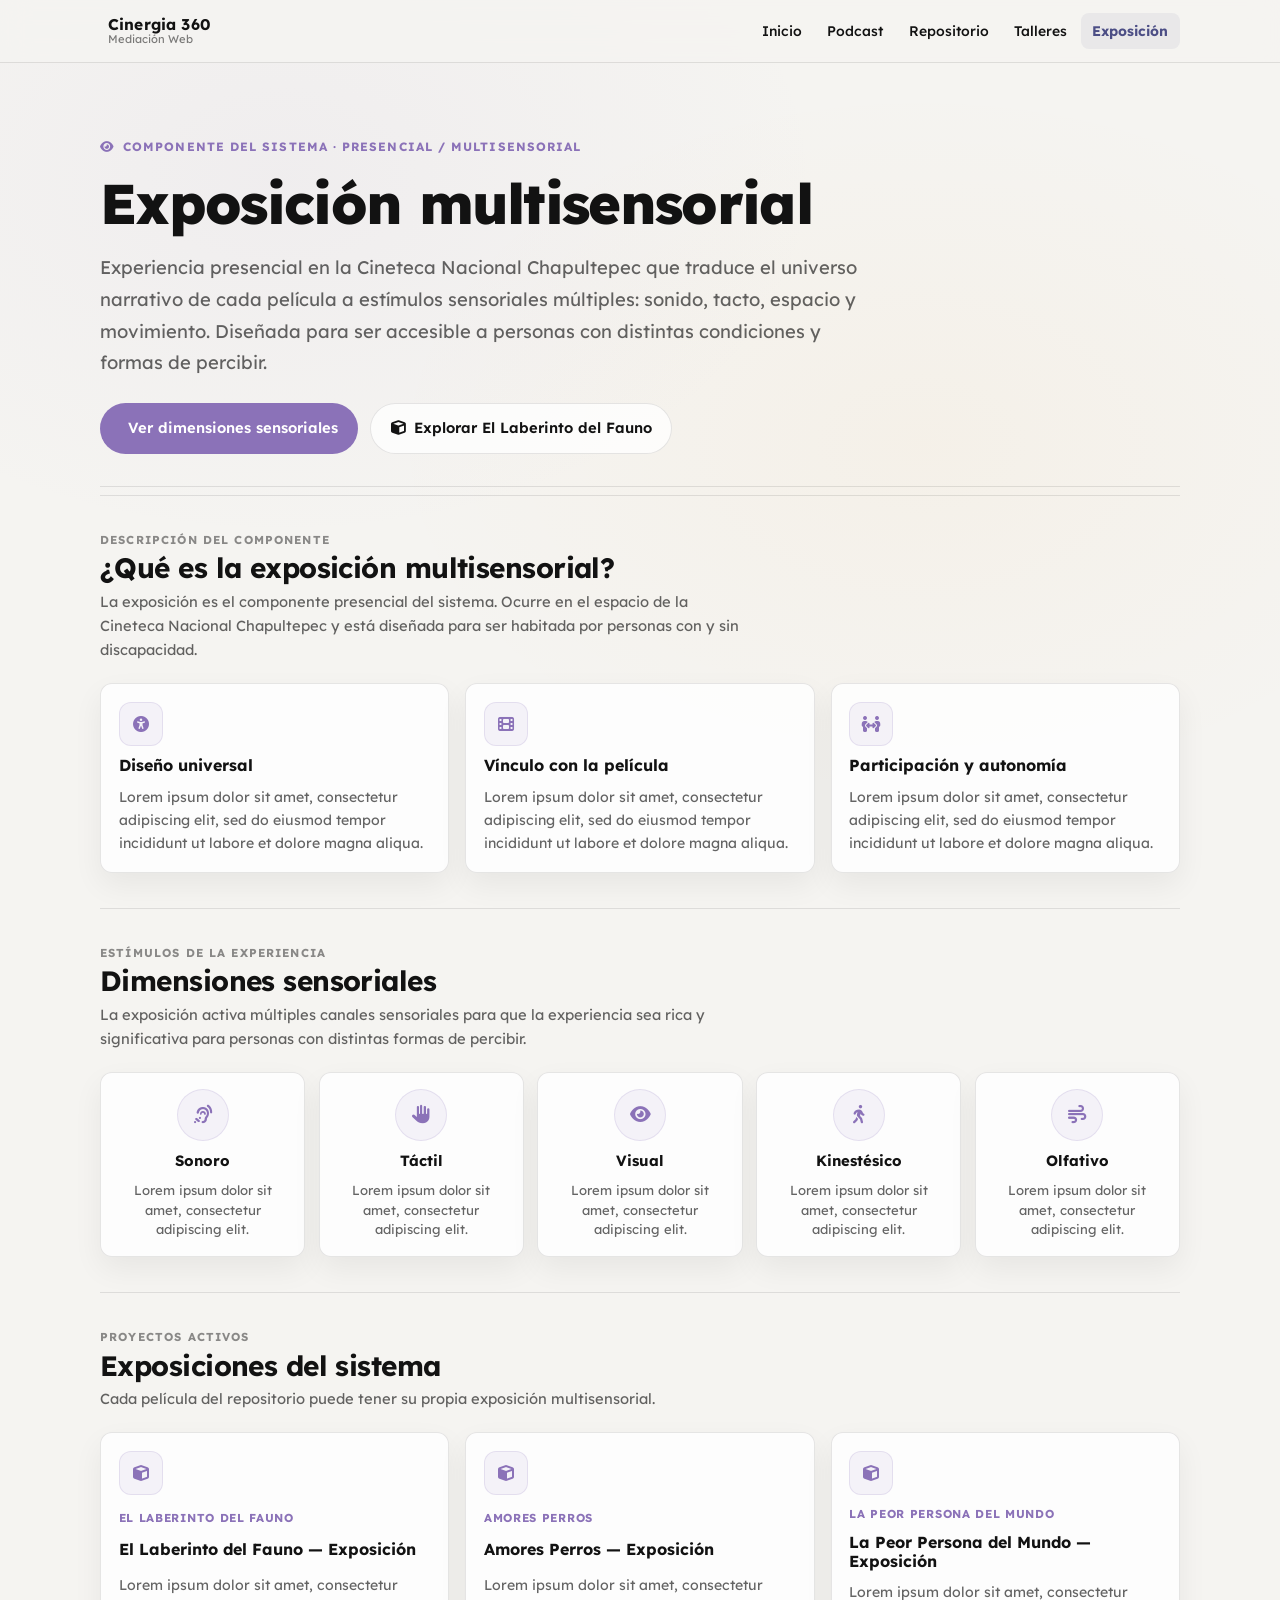
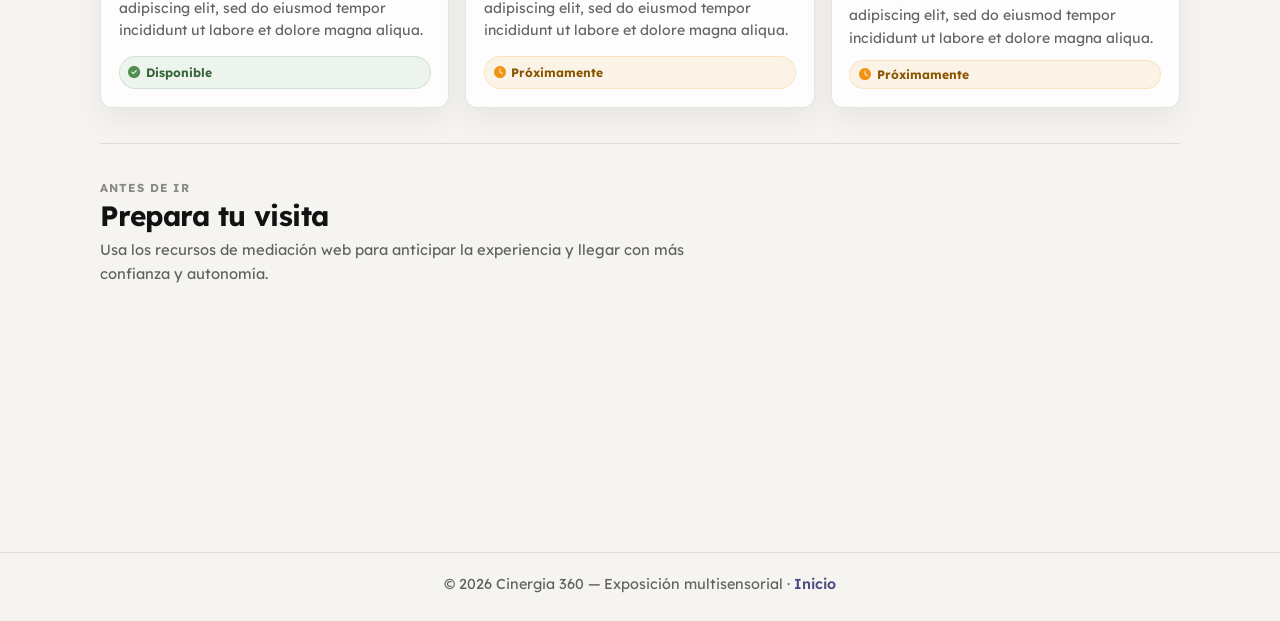
<file: Cinergia3602/exposicion.html>
<!DOCTYPE html>
<html lang="es">
<head>
  <meta charset="UTF-8" />
  <meta name="viewport" content="width=device-width, initial-scale=1.0" />
  <title>Exposición Multisensorial | Cinergia 360</title>
  <meta name="description" content="Exposición multisensorial de Cinergia 360: experiencia presencial para explorar el universo narrativo mediante estímulos visuales, sonoros, táctiles y kinestésicos.">

  <link rel="preconnect" href="https://fonts.googleapis.com">
  <link rel="preconnect" href="https://fonts.gstatic.com" crossorigin>
  <link href="https://fonts.googleapis.com/css2?family=Lexend:wght@300;400;500;600;700;800&display=swap" rel="stylesheet">
  <link rel="stylesheet" href="https://cdnjs.cloudflare.com/ajax/libs/font-awesome/6.5.1/css/all.min.css">

  <link rel="stylesheet" href="nav.css" />
  <link rel="stylesheet" href="exposicion.css" />
</head>

<body>

  <!-- ====== NAVEGACIÓN ====== -->
  <nav class="site-nav" aria-label="Navegación principal">
    <div class="site-nav__inner">
      <a class="site-nav__brand" href="index.html" aria-label="Cinergia 360 — Inicio">
        <span class="site-nav__brand-name">Cinergia 360</span>
        <span class="site-nav__brand-sub">Mediación Web</span>
      </a>
      <ul class="site-nav__links" role="list">
        <li><a class="site-nav__link" href="index.html">Inicio</a></li>
        <li><a class="site-nav__link" href="podcast.html">Podcast</a></li>
        <li><a class="site-nav__link" href="repositorio.html">Repositorio</a></li>
        <li><a class="site-nav__link" href="talleres.html">Talleres</a></li>
        <li><a class="site-nav__link" href="exposicion.html" aria-current="page">Exposición</a></li>
      </ul>
      <button class="site-nav__toggle" type="button" aria-label="Abrir menú de navegación">
        <i class="fa-solid fa-bars" aria-hidden="true"></i>
      </button>
    </div>
  </nav>

  <main class="comp-main" id="contenido-principal">

    <!-- ====== HERO ====== -->
    <header class="comp-hero" aria-labelledby="expo-title">
      <p class="comp-hero__label">
        <i class="fa-solid fa-eye" aria-hidden="true"></i>
        Componente del sistema · Presencial / Multisensorial
      </p>
      <h1 id="expo-title" class="comp-hero__title">Exposición multisensorial</h1>
      <p class="comp-hero__desc">
        Experiencia presencial en la Cineteca Nacional Chapultepec que traduce el universo narrativo
        de cada película a estímulos sensoriales múltiples: sonido, tacto, espacio y movimiento.
        Diseñada para ser accesible a personas con distintas condiciones y formas de percibir.
      </p>
      <div class="comp-hero__actions">
        <a class="comp-btn comp-btn--primary" href="#dimensiones">
          <i class="fa-solid fa-sparkles" aria-hidden="true"></i>
          Ver dimensiones sensoriales
        </a>
        <a class="comp-btn comp-btn--ghost" href="fauno-recursos.html">
          <i class="fa-solid fa-cube" aria-hidden="true"></i>
          Explorar El Laberinto del Fauno
        </a>
      </div>
    </header>

    <!-- ====== QUÉ ES ====== -->
    <section class="comp-section" aria-labelledby="que-es-expo">
      <div class="comp-section__head">
        <p class="comp-section__label">Descripción del componente</p>
        <h2 id="que-es-expo" class="comp-h2">¿Qué es la exposición multisensorial?</h2>
        <p class="comp-muted">
          La exposición es el componente presencial del sistema. Ocurre en el espacio
          de la Cineteca Nacional Chapultepec y está diseñada para ser habitada por personas
          con y sin discapacidad.
        </p>
      </div>

      <div class="comp-cards-grid">

        <article class="comp-card" aria-labelledby="expo-desc-1">
          <div class="comp-card__icon" aria-hidden="true"><i class="fa-solid fa-universal-access"></i></div>
          <h3 class="comp-card__title" id="expo-desc-1">Diseño universal</h3>
          <!-- TODO: reemplazar con texto real -->
          <p class="comp-card__desc">
            Lorem ipsum dolor sit amet, consectetur adipiscing elit, sed do eiusmod tempor incididunt ut labore et dolore magna aliqua.
          </p>
        </article>

        <article class="comp-card" aria-labelledby="expo-desc-2">
          <div class="comp-card__icon" aria-hidden="true"><i class="fa-solid fa-film"></i></div>
          <h3 class="comp-card__title" id="expo-desc-2">Vínculo con la película</h3>
          <!-- TODO: reemplazar con texto real -->
          <p class="comp-card__desc">
            Lorem ipsum dolor sit amet, consectetur adipiscing elit, sed do eiusmod tempor incididunt ut labore et dolore magna aliqua.
          </p>
        </article>

        <article class="comp-card" aria-labelledby="expo-desc-3">
          <div class="comp-card__icon" aria-hidden="true"><i class="fa-solid fa-people-arrows"></i></div>
          <h3 class="comp-card__title" id="expo-desc-3">Participación y autonomía</h3>
          <!-- TODO: reemplazar con texto real -->
          <p class="comp-card__desc">
            Lorem ipsum dolor sit amet, consectetur adipiscing elit, sed do eiusmod tempor incididunt ut labore et dolore magna aliqua.
          </p>
        </article>

      </div>
    </section>

    <!-- ====== DIMENSIONES SENSORIALES ====== -->
    <section class="comp-section" id="dimensiones" aria-labelledby="dimensiones-title">
      <div class="comp-section__head">
        <p class="comp-section__label">Estímulos de la experiencia</p>
        <h2 id="dimensiones-title" class="comp-h2">Dimensiones sensoriales</h2>
        <p class="comp-muted">
          La exposición activa múltiples canales sensoriales para que la experiencia sea rica
          y significativa para personas con distintas formas de percibir.
        </p>
      </div>

      <div class="sentidos-grid" role="list" aria-label="Dimensiones sensoriales de la exposición">

        <!-- TODO: reemplazar con texto real (descripciones de cada dimensión sensorial) -->
        <article class="sentido-item" role="listitem">
          <div class="sentido-item__icon" aria-hidden="true"><i class="fa-solid fa-ear-listen"></i></div>
          <h3 class="sentido-item__name">Sonoro</h3>
          <p class="sentido-item__desc">Lorem ipsum dolor sit amet, consectetur adipiscing elit.</p>
        </article>

        <article class="sentido-item" role="listitem">
          <div class="sentido-item__icon" aria-hidden="true"><i class="fa-solid fa-hand"></i></div>
          <h3 class="sentido-item__name">Táctil</h3>
          <p class="sentido-item__desc">Lorem ipsum dolor sit amet, consectetur adipiscing elit.</p>
        </article>

        <article class="sentido-item" role="listitem">
          <div class="sentido-item__icon" aria-hidden="true"><i class="fa-solid fa-eye"></i></div>
          <h3 class="sentido-item__name">Visual</h3>
          <p class="sentido-item__desc">Lorem ipsum dolor sit amet, consectetur adipiscing elit.</p>
        </article>

        <article class="sentido-item" role="listitem">
          <div class="sentido-item__icon" aria-hidden="true"><i class="fa-solid fa-person-walking"></i></div>
          <h3 class="sentido-item__name">Kinestésico</h3>
          <p class="sentido-item__desc">Lorem ipsum dolor sit amet, consectetur adipiscing elit.</p>
        </article>

        <article class="sentido-item" role="listitem">
          <div class="sentido-item__icon" aria-hidden="true"><i class="fa-solid fa-wind"></i></div>
          <h3 class="sentido-item__name">Olfativo</h3>
          <p class="sentido-item__desc">Lorem ipsum dolor sit amet, consectetur adipiscing elit.</p>
        </article>

      </div>
    </section>

    <!-- ====== PROYECTOS EN EXPOSICIÓN ====== -->
    <section class="comp-section" aria-labelledby="proyectos-expo-title">
      <div class="comp-section__head">
        <p class="comp-section__label">Proyectos activos</p>
        <h2 id="proyectos-expo-title" class="comp-h2">Exposiciones del sistema</h2>
        <p class="comp-muted">Cada película del repositorio puede tener su propia exposición multisensorial.</p>
      </div>

      <div class="comp-cards-grid">

        <article class="comp-card" aria-labelledby="expo-p1-title">
          <div class="comp-card__icon" aria-hidden="true"><i class="fa-solid fa-cube"></i></div>
          <span class="comp-card__tag">El Laberinto del Fauno</span>
          <h3 class="comp-card__title" id="expo-p1-title">El Laberinto del Fauno — Exposición</h3>
          <!-- TODO: reemplazar con texto real -->
          <p class="comp-card__desc">
            Lorem ipsum dolor sit amet, consectetur adipiscing elit, sed do eiusmod tempor incididunt ut labore et dolore magna aliqua.
          </p>
          <span class="comp-card__status comp-card__status--ok" aria-label="Estado: Disponible">
            <i class="fa-solid fa-circle-check" aria-hidden="true"></i> Disponible
          </span>
        </article>

        <article class="comp-card" aria-labelledby="expo-p2-title">
          <div class="comp-card__icon" aria-hidden="true"><i class="fa-solid fa-cube"></i></div>
          <span class="comp-card__tag">Amores Perros</span>
          <h3 class="comp-card__title" id="expo-p2-title">Amores Perros — Exposición</h3>
          <!-- TODO: reemplazar con texto real -->
          <p class="comp-card__desc">
            Lorem ipsum dolor sit amet, consectetur adipiscing elit, sed do eiusmod tempor incididunt ut labore et dolore magna aliqua.
          </p>
          <span class="comp-card__status comp-card__status--soon" aria-label="Estado: Próximamente">
            <i class="fa-solid fa-clock" aria-hidden="true"></i> Próximamente
          </span>
        </article>

        <article class="comp-card" aria-labelledby="expo-p3-title">
          <div class="comp-card__icon" aria-hidden="true"><i class="fa-solid fa-cube"></i></div>
          <span class="comp-card__tag">La Peor Persona del Mundo</span>
          <h3 class="comp-card__title" id="expo-p3-title">La Peor Persona del Mundo — Exposición</h3>
          <!-- TODO: reemplazar con texto real -->
          <p class="comp-card__desc">
            Lorem ipsum dolor sit amet, consectetur adipiscing elit, sed do eiusmod tempor incididunt ut labore et dolore magna aliqua.
          </p>
          <span class="comp-card__status comp-card__status--soon" aria-label="Estado: Próximamente">
            <i class="fa-solid fa-clock" aria-hidden="true"></i> Próximamente
          </span>
        </article>

      </div>
    </section>

    <!-- ====== PREPARAR VISITA ====== -->
    <section class="comp-section" aria-labelledby="prepara-title">
      <div class="comp-section__head">
        <p class="comp-section__label">Antes de ir</p>
        <h2 id="prepara-title" class="comp-h2">Prepara tu visita</h2>
        <p class="comp-muted">
          Usa los recursos de mediación web para anticipar la experiencia y llegar con más confianza y autonomía.
        </p>
      </div>

      <div class="comp-panel comp-panel--accent">
        <div style="display:grid; gap:0.75rem;">
          <p style="font-size:0.93rem; line-height:1.68; color:#333;">
            <strong>Antes de la visita presencial</strong>, te recomendamos explorar la mediación web del proyecto
            que te interesa: escucha el podcast, consulta los modelos 3D y revisa la ficha del proyecto.
          </p>
          <div style="display:flex; gap:0.7rem; flex-wrap:wrap;">
            <a class="comp-btn comp-btn--primary" href="fauno-recursos.html" style="font-size:0.86rem; padding:0.65rem 1rem;">
              <i class="fa-solid fa-cube" aria-hidden="true"></i>
              Recursos del Fauno
            </a>
            <a class="comp-btn comp-btn--ghost" href="repositorio.html" style="font-size:0.86rem; padding:0.65rem 1rem;">
              <i class="fa-solid fa-folder-open" aria-hidden="true"></i>
              Ir al repositorio
            </a>
          </div>
        </div>
      </div>
    </section>

  </main>

  <footer class="comp-footer" role="contentinfo">
    <p>© 2026 Cinergia 360 — Exposición multisensorial · <a href="index.html">Inicio</a></p>
  </footer>

  <script src="nav.js"></script>
  <script src="exposicion.js"></script>
</body>
</html>
</file>
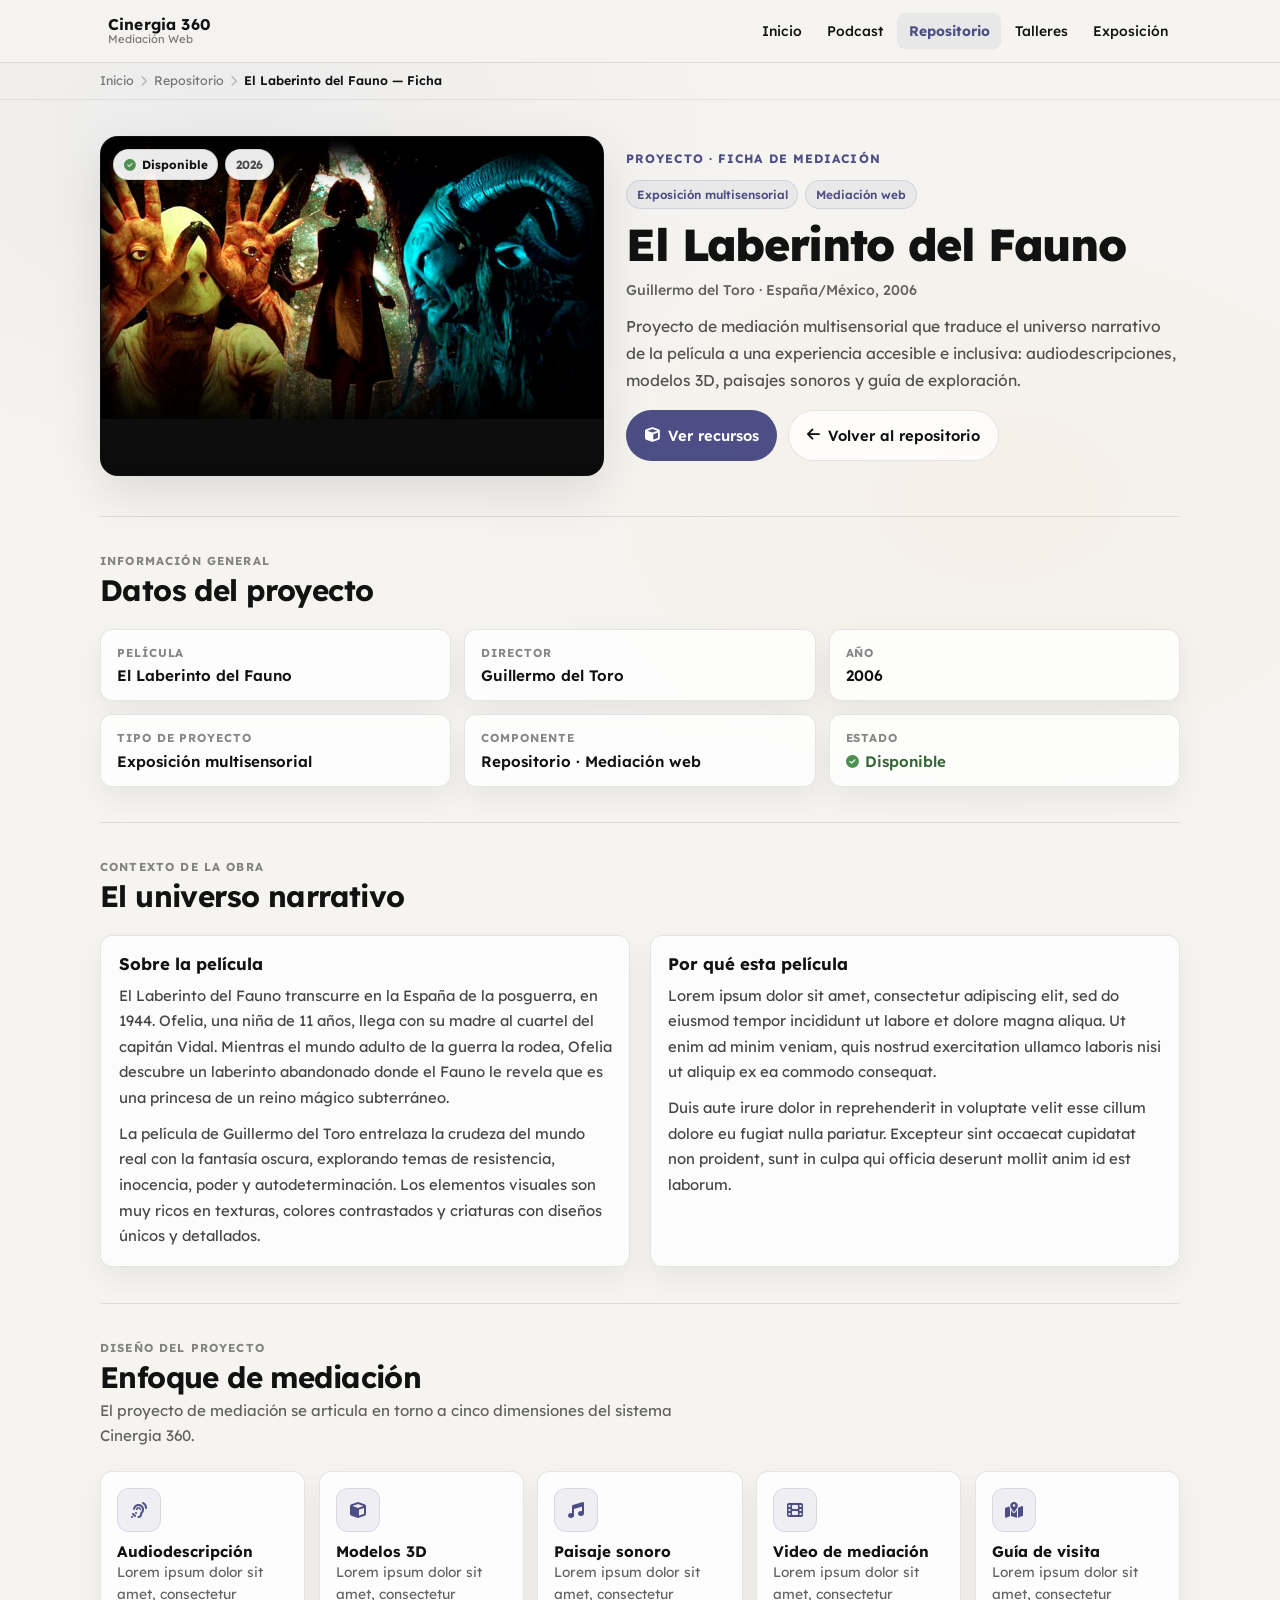
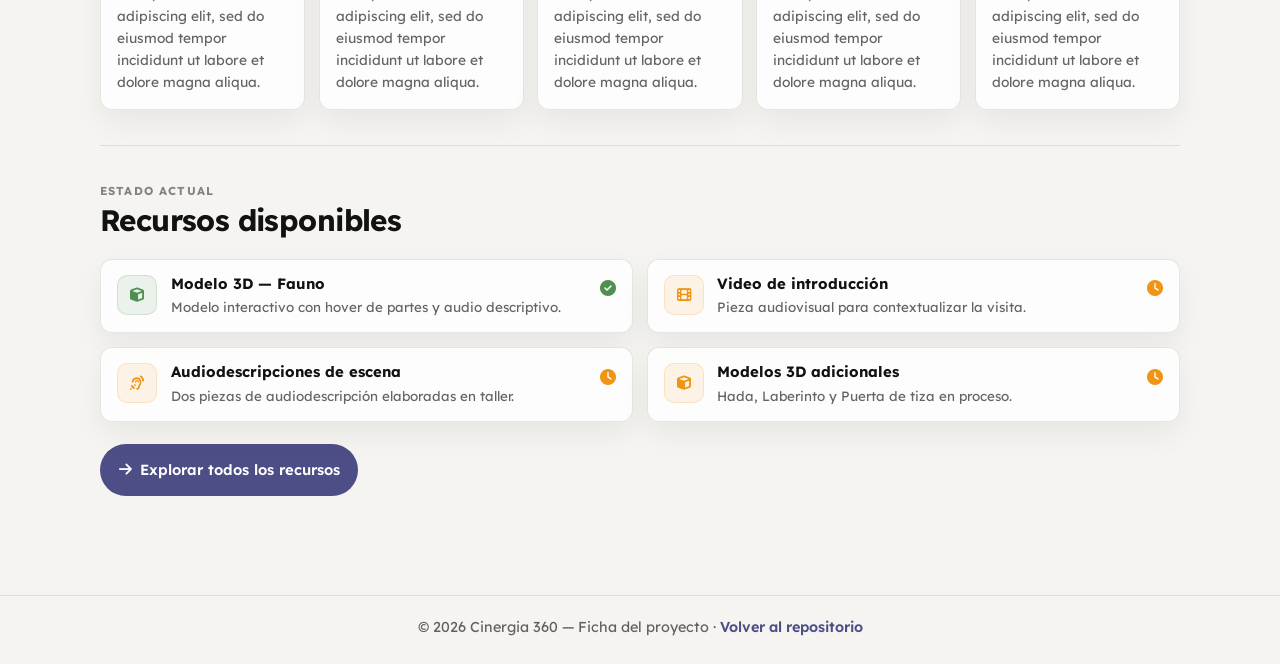
<file: Cinergia3602/ficha-fauno.html>
<!DOCTYPE html>
<html lang="es">
<head>
  <meta charset="UTF-8" />
  <meta name="viewport" content="width=device-width, initial-scale=1.0" />
  <title>Ficha — El Laberinto del Fauno | Cinergia 360</title>
  <meta name="description" content="Ficha del proyecto El Laberinto del Fauno en Cinergia 360: contexto, enfoque de mediación, accesibilidad y recursos disponibles.">

  <link rel="preconnect" href="https://fonts.googleapis.com">
  <link rel="preconnect" href="https://fonts.gstatic.com" crossorigin>
  <link href="https://fonts.googleapis.com/css2?family=Lexend:wght@300;400;500;600;700;800&display=swap" rel="stylesheet">
  <link rel="stylesheet" href="https://cdnjs.cloudflare.com/ajax/libs/font-awesome/6.5.1/css/all.min.css">

  <link rel="stylesheet" href="nav.css" />
  <link rel="stylesheet" href="ficha-fauno.css" />
</head>

<body>

  <!-- ====== NAVEGACIÓN GLOBAL ====== -->
  <nav class="site-nav" aria-label="Navegación principal">
    <div class="site-nav__inner">
      <a class="site-nav__brand" href="index.html" aria-label="Cinergia 360 — Inicio">
        <span class="site-nav__brand-name">Cinergia 360</span>
        <span class="site-nav__brand-sub">Mediación Web</span>
      </a>
      <ul class="site-nav__links" role="list">
        <li><a class="site-nav__link" href="index.html">Inicio</a></li>
        <li><a class="site-nav__link" href="podcast.html">Podcast</a></li>
        <li><a class="site-nav__link" href="repositorio.html" aria-current="page">Repositorio</a></li>
        <li><a class="site-nav__link" href="talleres.html">Talleres</a></li>
        <li><a class="site-nav__link" href="exposicion.html">Exposición</a></li>
      </ul>
      <button class="site-nav__toggle" type="button" aria-label="Abrir menú de navegación">
        <i class="fa-solid fa-bars" aria-hidden="true"></i>
      </button>
    </div>
  </nav>

  <!-- ====== BREADCRUMB ====== -->
  <nav class="site-breadcrumb" aria-label="Ruta de navegación">
    <div class="site-breadcrumb__inner">
      <span class="site-breadcrumb__item">
        <a class="site-breadcrumb__link" href="index.html">Inicio</a>
        <span class="site-breadcrumb__sep" aria-hidden="true"><i class="fa-solid fa-chevron-right"></i></span>
      </span>
      <span class="site-breadcrumb__item">
        <a class="site-breadcrumb__link" href="repositorio.html">Repositorio</a>
        <span class="site-breadcrumb__sep" aria-hidden="true"><i class="fa-solid fa-chevron-right"></i></span>
      </span>
      <span class="site-breadcrumb__item">
        <span class="site-breadcrumb__current">El Laberinto del Fauno — Ficha</span>
      </span>
    </div>
  </nav>

  <main class="ficha-main" id="contenido-principal">

    <!-- ====== HERO ====== -->
    <section class="ficha-hero" aria-labelledby="ficha-title">
      <div class="ficha-hero__media">
        <img
          src="img/portada1.jpeg"
          alt="El Fauno, criatura mítica con cuernos y rasgos de árbol, de pie frente al laberinto en la película El Laberinto del Fauno de Guillermo del Toro"
        >
        <div class="ficha-hero__media-overlay" aria-hidden="true"></div>
        <div class="ficha-hero__badges">
          <span class="ficha-badge ficha-badge--ok">
            <i class="fa-solid fa-circle-check" aria-hidden="true"></i> Disponible
          </span>
          <span class="ficha-badge ficha-badge--year">2026</span>
        </div>
      </div>

      <div class="ficha-hero__info">
        <p class="ficha-eyebrow">Proyecto · Ficha de mediación</p>

        <div class="ficha-tags" aria-label="Categorías del proyecto">
          <span class="ficha-tag">Exposición multisensorial</span>
          <span class="ficha-tag">Mediación web</span>
        </div>

        <h1 id="ficha-title" class="ficha-title">El Laberinto del Fauno</h1>
        <p class="ficha-director">Guillermo del Toro · España/México, 2006</p>

        <p class="ficha-lead">
          Proyecto de mediación multisensorial que traduce el universo narrativo de la película
          a una experiencia accesible e inclusiva: audiodescripciones, modelos 3D, paisajes sonoros
          y guía de exploración.
        </p>

        <div class="ficha-hero__actions">
          <a class="ficha-btn ficha-btn--primary" href="fauno-recursos.html">
            <i class="fa-solid fa-cube" aria-hidden="true"></i>
            Ver recursos
          </a>
          <a class="ficha-btn ficha-btn--ghost" href="repositorio.html">
            <i class="fa-solid fa-arrow-left" aria-hidden="true"></i>
            Volver al repositorio
          </a>
        </div>
      </div>
    </section>

    <!-- ====== DATOS CLAVE ====== -->
    <section class="ficha-section" aria-labelledby="datos-title">
      <div class="ficha-section__head">
        <p class="ficha-section__label">Información general</p>
        <h2 id="datos-title" class="ficha-h2">Datos del proyecto</h2>
      </div>

      <div class="ficha-datos-grid">
        <div class="ficha-dato">
          <span class="ficha-dato__label">Película</span>
          <strong class="ficha-dato__val">El Laberinto del Fauno</strong>
        </div>
        <div class="ficha-dato">
          <span class="ficha-dato__label">Director</span>
          <strong class="ficha-dato__val">Guillermo del Toro</strong>
        </div>
        <div class="ficha-dato">
          <span class="ficha-dato__label">Año</span>
          <strong class="ficha-dato__val">2006</strong>
        </div>
        <div class="ficha-dato">
          <span class="ficha-dato__label">Tipo de proyecto</span>
          <strong class="ficha-dato__val">Exposición multisensorial</strong>
        </div>
        <div class="ficha-dato">
          <span class="ficha-dato__label">Componente</span>
          <strong class="ficha-dato__val">Repositorio · Mediación web</strong>
        </div>
        <div class="ficha-dato">
          <span class="ficha-dato__label">Estado</span>
          <strong class="ficha-dato__val ficha-dato__val--ok">
            <i class="fa-solid fa-circle-check" aria-hidden="true"></i> Disponible
          </strong>
        </div>
      </div>
    </section>

    <!-- ====== SINOPSIS Y UNIVERSO ====== -->
    <section class="ficha-section ficha-section--alt" aria-labelledby="sinopsis-title">
      <div class="ficha-section__head">
        <p class="ficha-section__label">Contexto de la obra</p>
        <h2 id="sinopsis-title" class="ficha-h2">El universo narrativo</h2>
      </div>

      <div class="ficha-content-grid">
        <div class="ficha-text-block">
          <h3 class="ficha-h3">Sobre la película</h3>
          <p>
            El Laberinto del Fauno transcurre en la España de la posguerra, en 1944.
            Ofelia, una niña de 11 años, llega con su madre al cuartel del capitán Vidal.
            Mientras el mundo adulto de la guerra la rodea, Ofelia descubre un laberinto
            abandonado donde el Fauno le revela que es una princesa de un reino mágico subterráneo.
          </p>
          <p>
            La película de Guillermo del Toro entrelaza la crudeza del mundo real con la fantasía
            oscura, explorando temas de resistencia, inocencia, poder y autodeterminación.
            Los elementos visuales son muy ricos en texturas, colores contrastados y criaturas
            con diseños únicos y detallados.
          </p>
        </div>

        <div class="ficha-text-block">
          <h3 class="ficha-h3">Por qué esta película</h3>
          <!-- TODO: reemplazar con texto real -->
          <p>
            Lorem ipsum dolor sit amet, consectetur adipiscing elit, sed do eiusmod tempor incididunt ut labore et dolore magna aliqua. Ut enim ad minim veniam, quis nostrud exercitation ullamco laboris nisi ut aliquip ex ea commodo consequat.
          </p>
          <p>
            Duis aute irure dolor in reprehenderit in voluptate velit esse cillum dolore eu fugiat nulla pariatur. Excepteur sint occaecat cupidatat non proident, sunt in culpa qui officia deserunt mollit anim id est laborum.
          </p>
        </div>
      </div>
    </section>

    <!-- ====== ENFOQUE DE MEDIACIÓN ====== -->
    <section class="ficha-section" aria-labelledby="mediacion-title">
      <div class="ficha-section__head">
        <p class="ficha-section__label">Diseño del proyecto</p>
        <h2 id="mediacion-title" class="ficha-h2">Enfoque de mediación</h2>
        <p class="ficha-section__desc">
          El proyecto de mediación se articula en torno a cinco dimensiones del sistema Cinergia 360.
        </p>
      </div>

      <div class="ficha-dimensiones" role="list" aria-label="Dimensiones del enfoque de mediación">

        <!-- TODO: reemplazar con texto real (descripciones de cada dimensión de mediación) -->
        <article class="ficha-dim" role="listitem">
          <div class="ficha-dim__icon" aria-hidden="true">
            <i class="fa-solid fa-ear-listen"></i>
          </div>
          <div class="ficha-dim__content">
            <h3 class="ficha-dim__title">Audiodescripción</h3>
            <p class="ficha-dim__desc">
              Lorem ipsum dolor sit amet, consectetur adipiscing elit, sed do eiusmod tempor incididunt ut labore et dolore magna aliqua.
            </p>
          </div>
        </article>

        <article class="ficha-dim" role="listitem">
          <div class="ficha-dim__icon" aria-hidden="true">
            <i class="fa-solid fa-cube"></i>
          </div>
          <div class="ficha-dim__content">
            <h3 class="ficha-dim__title">Modelos 3D</h3>
            <p class="ficha-dim__desc">
              Lorem ipsum dolor sit amet, consectetur adipiscing elit, sed do eiusmod tempor incididunt ut labore et dolore magna aliqua.
            </p>
          </div>
        </article>

        <article class="ficha-dim" role="listitem">
          <div class="ficha-dim__icon" aria-hidden="true">
            <i class="fa-solid fa-music"></i>
          </div>
          <div class="ficha-dim__content">
            <h3 class="ficha-dim__title">Paisaje sonoro</h3>
            <p class="ficha-dim__desc">
              Lorem ipsum dolor sit amet, consectetur adipiscing elit, sed do eiusmod tempor incididunt ut labore et dolore magna aliqua.
            </p>
          </div>
        </article>

        <article class="ficha-dim" role="listitem">
          <div class="ficha-dim__icon" aria-hidden="true">
            <i class="fa-solid fa-film"></i>
          </div>
          <div class="ficha-dim__content">
            <h3 class="ficha-dim__title">Video de mediación</h3>
            <p class="ficha-dim__desc">
              Lorem ipsum dolor sit amet, consectetur adipiscing elit, sed do eiusmod tempor incididunt ut labore et dolore magna aliqua.
            </p>
          </div>
        </article>

        <article class="ficha-dim" role="listitem">
          <div class="ficha-dim__icon" aria-hidden="true">
            <i class="fa-solid fa-map-location-dot"></i>
          </div>
          <div class="ficha-dim__content">
            <h3 class="ficha-dim__title">Guía de visita</h3>
            <p class="ficha-dim__desc">
              Lorem ipsum dolor sit amet, consectetur adipiscing elit, sed do eiusmod tempor incididunt ut labore et dolore magna aliqua.
            </p>
          </div>
        </article>

      </div>
    </section>

    <!-- ====== RECURSOS DISPONIBLES ====== -->
    <section class="ficha-section ficha-section--alt" aria-labelledby="recursos-title">
      <div class="ficha-section__head">
        <p class="ficha-section__label">Estado actual</p>
        <h2 id="recursos-title" class="ficha-h2">Recursos disponibles</h2>
      </div>

      <div class="ficha-recursos-grid">
        <div class="ficha-recurso ficha-recurso--ok">
          <div class="ficha-recurso__icon" aria-hidden="true">
            <i class="fa-solid fa-cube"></i>
          </div>
          <div class="ficha-recurso__content">
            <h3>Modelo 3D — Fauno</h3>
            <p>Modelo interactivo con hover de partes y audio descriptivo.</p>
          </div>
          <span class="ficha-recurso__status" aria-label="Estado: Disponible">
            <i class="fa-solid fa-circle-check" aria-hidden="true"></i>
          </span>
        </div>

        <div class="ficha-recurso ficha-recurso--soon">
          <div class="ficha-recurso__icon" aria-hidden="true">
            <i class="fa-solid fa-film"></i>
          </div>
          <div class="ficha-recurso__content">
            <h3>Video de introducción</h3>
            <p>Pieza audiovisual para contextualizar la visita.</p>
          </div>
          <span class="ficha-recurso__status" aria-label="Estado: Próximamente">
            <i class="fa-solid fa-clock" aria-hidden="true"></i>
          </span>
        </div>

        <div class="ficha-recurso ficha-recurso--soon">
          <div class="ficha-recurso__icon" aria-hidden="true">
            <i class="fa-solid fa-ear-listen"></i>
          </div>
          <div class="ficha-recurso__content">
            <h3>Audiodescripciones de escena</h3>
            <p>Dos piezas de audiodescripción elaboradas en taller.</p>
          </div>
          <span class="ficha-recurso__status" aria-label="Estado: Próximamente">
            <i class="fa-solid fa-clock" aria-hidden="true"></i>
          </span>
        </div>

        <div class="ficha-recurso ficha-recurso--soon">
          <div class="ficha-recurso__icon" aria-hidden="true">
            <i class="fa-solid fa-cube"></i>
          </div>
          <div class="ficha-recurso__content">
            <h3>Modelos 3D adicionales</h3>
            <p>Hada, Laberinto y Puerta de tiza en proceso.</p>
          </div>
          <span class="ficha-recurso__status" aria-label="Estado: Próximamente">
            <i class="fa-solid fa-clock" aria-hidden="true"></i>
          </span>
        </div>
      </div>

      <div class="ficha-cta">
        <a class="ficha-btn ficha-btn--primary" href="fauno-recursos.html">
          <i class="fa-solid fa-arrow-right" aria-hidden="true"></i>
          Explorar todos los recursos
        </a>
      </div>
    </section>

  </main>

  <footer class="ficha-footer" role="contentinfo">
    <p>© 2026 Cinergia 360 — Ficha del proyecto · <a href="repositorio.html">Volver al repositorio</a></p>
  </footer>

  <script src="nav.js"></script>
  <script src="ficha-fauno.js"></script>
</body>
</html>
</file>
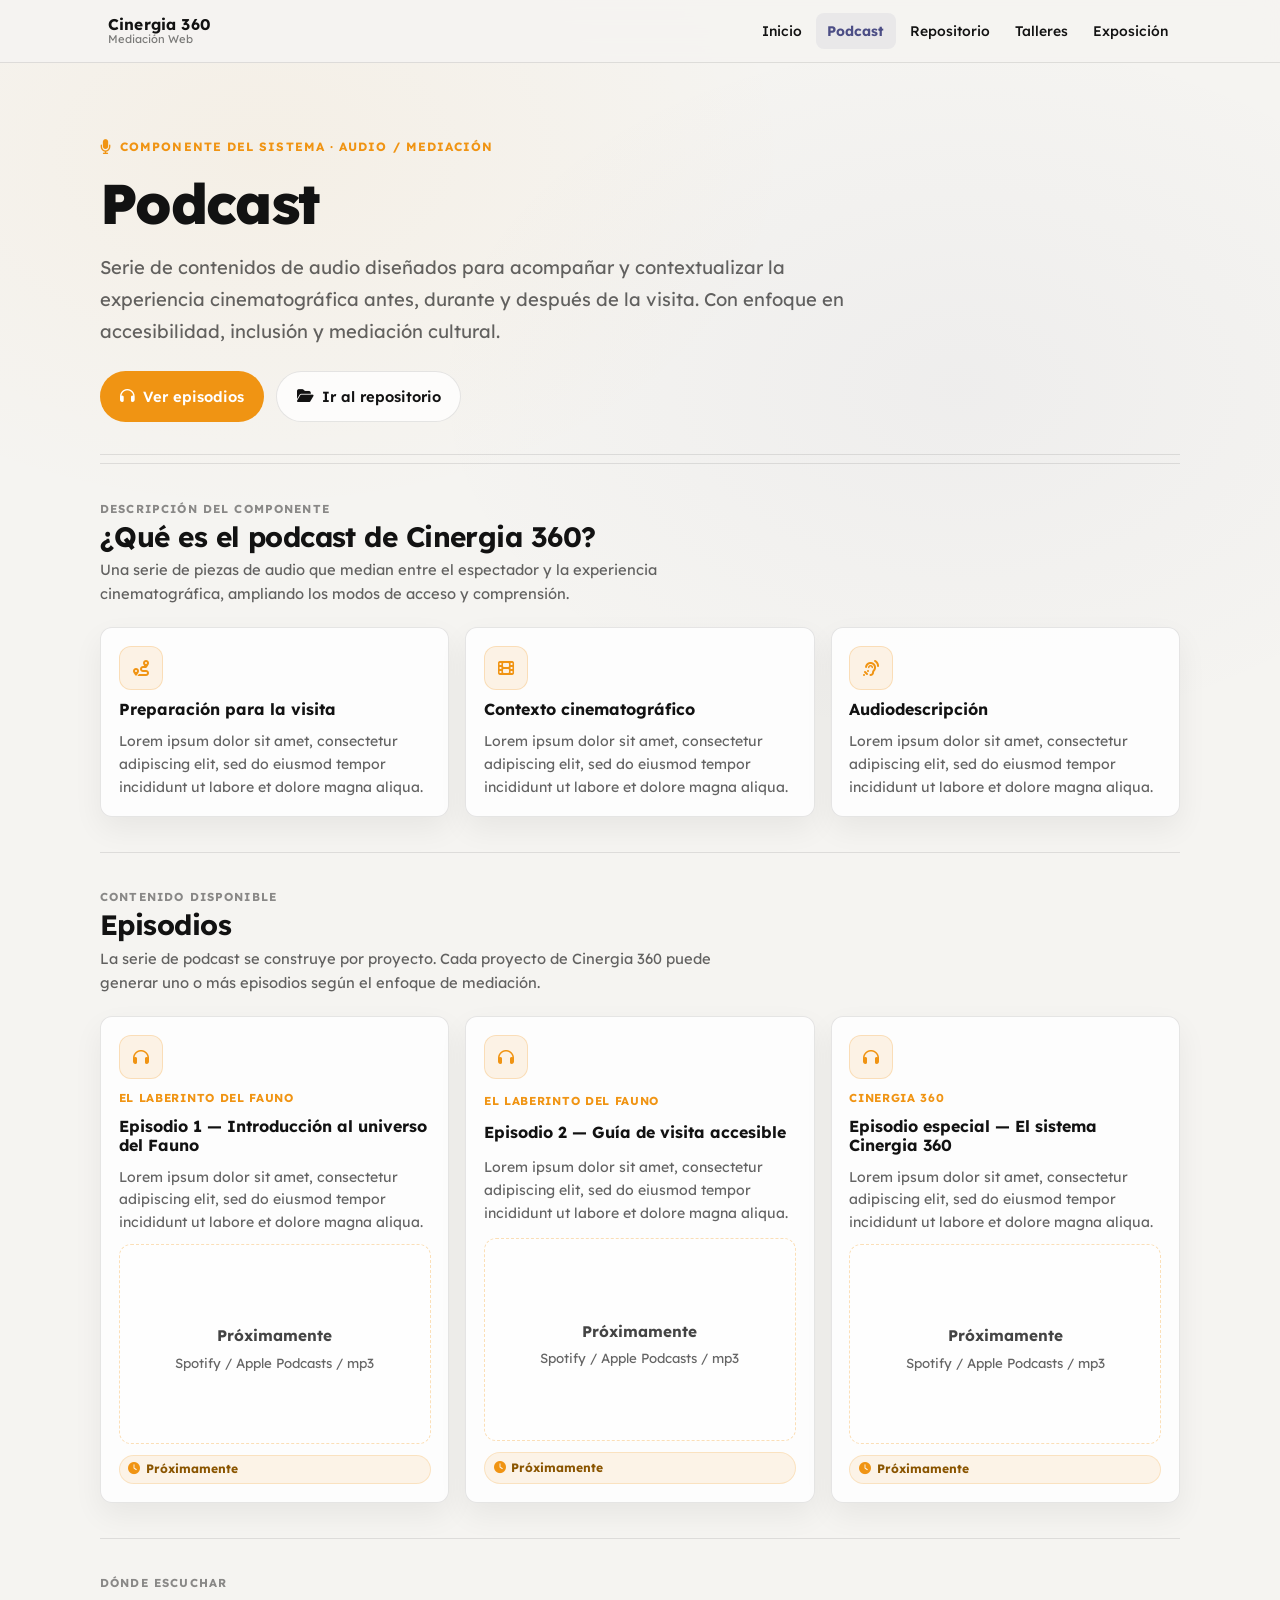
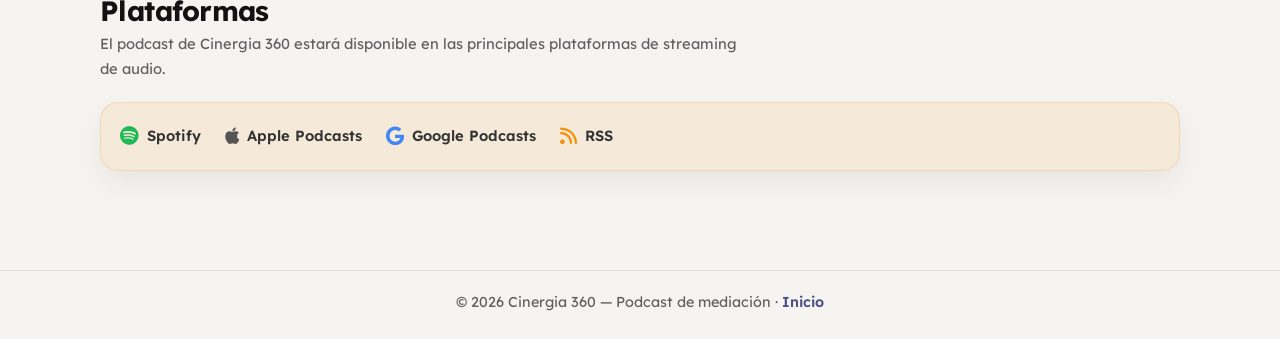
<file: Cinergia3602/podcast.html>
<!DOCTYPE html>
<html lang="es">
<head>
  <meta charset="UTF-8" />
  <meta name="viewport" content="width=device-width, initial-scale=1.0" />
  <title>Podcast | Cinergia 360</title>
  <meta name="description" content="Podcast de mediación de Cinergia 360: contenido accesible e inclusivo para acompañar la experiencia cinematográfica.">

  <link rel="preconnect" href="https://fonts.googleapis.com">
  <link rel="preconnect" href="https://fonts.gstatic.com" crossorigin>
  <link href="https://fonts.googleapis.com/css2?family=Lexend:wght@300;400;500;600;700;800&display=swap" rel="stylesheet">
  <link rel="stylesheet" href="https://cdnjs.cloudflare.com/ajax/libs/font-awesome/6.5.1/css/all.min.css">

  <link rel="stylesheet" href="nav.css" />
  <link rel="stylesheet" href="podcast.css" />
</head>

<body>

  <!-- ====== NAVEGACIÓN GLOBAL ====== -->
  <nav class="site-nav" aria-label="Navegación principal">
    <div class="site-nav__inner">
      <a class="site-nav__brand" href="index.html" aria-label="Cinergia 360 — Inicio">
        <span class="site-nav__brand-name">Cinergia 360</span>
        <span class="site-nav__brand-sub">Mediación Web</span>
      </a>
      <ul class="site-nav__links" role="list">
        <li><a class="site-nav__link" href="index.html">Inicio</a></li>
        <li><a class="site-nav__link" href="podcast.html" aria-current="page">Podcast</a></li>
        <li><a class="site-nav__link" href="repositorio.html">Repositorio</a></li>
        <li><a class="site-nav__link" href="talleres.html">Talleres</a></li>
        <li><a class="site-nav__link" href="exposicion.html">Exposición</a></li>
      </ul>
      <button class="site-nav__toggle" type="button" aria-label="Abrir menú de navegación">
        <i class="fa-solid fa-bars" aria-hidden="true"></i>
      </button>
    </div>
  </nav>

  <main class="comp-main" id="contenido-principal">

    <!-- ====== HERO ====== -->
    <header class="comp-hero" aria-labelledby="podcast-title">
      <p class="comp-hero__label">
        <i class="fa-solid fa-microphone" aria-hidden="true"></i>
        Componente del sistema · Audio / mediación
      </p>
      <h1 id="podcast-title" class="comp-hero__title">Podcast</h1>
      <p class="comp-hero__desc">
        Serie de contenidos de audio diseñados para acompañar y contextualizar la experiencia cinematográfica
        antes, durante y después de la visita. Con enfoque en accesibilidad, inclusión y mediación cultural.
      </p>
      <div class="comp-hero__actions">
        <a class="comp-btn comp-btn--primary" href="#episodios">
          <i class="fa-solid fa-headphones" aria-hidden="true"></i>
          Ver episodios
        </a>
        <a class="comp-btn comp-btn--ghost" href="repositorio.html">
          <i class="fa-solid fa-folder-open" aria-hidden="true"></i>
          Ir al repositorio
        </a>
      </div>
    </header>

    <!-- ====== QUÉ ES EL PODCAST ====== -->
    <section class="comp-section" aria-labelledby="que-es-title">
      <div class="comp-section__head">
        <p class="comp-section__label">Descripción del componente</p>
        <h2 id="que-es-title" class="comp-h2">¿Qué es el podcast de Cinergia 360?</h2>
        <p class="comp-muted">
          Una serie de piezas de audio que median entre el espectador y la experiencia cinematográfica,
          ampliando los modos de acceso y comprensión.
        </p>
      </div>

      <div class="comp-cards-grid">
        <article class="comp-card" aria-labelledby="pod-desc-1">
          <div class="comp-card__icon" aria-hidden="true"><i class="fa-solid fa-route"></i></div>
          <h3 class="comp-card__title" id="pod-desc-1">Preparación para la visita</h3>
          <!-- TODO: reemplazar con texto real -->
          <p class="comp-card__desc">
            Lorem ipsum dolor sit amet, consectetur adipiscing elit, sed do eiusmod tempor incididunt ut labore et dolore magna aliqua.
          </p>
        </article>

        <article class="comp-card" aria-labelledby="pod-desc-2">
          <div class="comp-card__icon" aria-hidden="true"><i class="fa-solid fa-film"></i></div>
          <h3 class="comp-card__title" id="pod-desc-2">Contexto cinematográfico</h3>
          <!-- TODO: reemplazar con texto real -->
          <p class="comp-card__desc">
            Lorem ipsum dolor sit amet, consectetur adipiscing elit, sed do eiusmod tempor incididunt ut labore et dolore magna aliqua.
          </p>
        </article>

        <article class="comp-card" aria-labelledby="pod-desc-3">
          <div class="comp-card__icon" aria-hidden="true"><i class="fa-solid fa-ear-listen"></i></div>
          <h3 class="comp-card__title" id="pod-desc-3">Audiodescripción</h3>
          <!-- TODO: reemplazar con texto real -->
          <p class="comp-card__desc">
            Lorem ipsum dolor sit amet, consectetur adipiscing elit, sed do eiusmod tempor incididunt ut labore et dolore magna aliqua.
          </p>
        </article>
      </div>
    </section>

    <!-- ====== EPISODIOS ====== -->
    <section class="comp-section" id="episodios" aria-labelledby="episodios-title">
      <div class="comp-section__head">
        <p class="comp-section__label">Contenido disponible</p>
        <h2 id="episodios-title" class="comp-h2">Episodios</h2>
        <p class="comp-muted">
          La serie de podcast se construye por proyecto. Cada proyecto de Cinergia 360
          puede generar uno o más episodios según el enfoque de mediación.
        </p>
      </div>

      <div class="comp-cards-grid">

        <!-- Episodio 1 -->
        <article class="comp-card" aria-labelledby="ep1-title">
          <div class="comp-card__icon" aria-hidden="true">
            <i class="fa-solid fa-headphones"></i>
          </div>
          <span class="comp-card__tag">El Laberinto del Fauno</span>
          <h3 class="comp-card__title" id="ep1-title">Episodio 1 — Introducción al universo del Fauno</h3>
          <!-- TODO: reemplazar con texto real -->
          <p class="comp-card__desc">
            Lorem ipsum dolor sit amet, consectetur adipiscing elit, sed do eiusmod tempor incididunt ut labore et dolore magna aliqua.
          </p>
          <div class="comp-embed-placeholder" aria-label="Espacio para reproductora de audio del episodio 1">
            <div class="comp-embed-placeholder__inner">
              <i class="fa-solid fa-waveform-lines" aria-hidden="true"></i>
              <strong>Próximamente</strong>
              <span>Spotify / Apple Podcasts / mp3</span>
            </div>
          </div>
          <span class="comp-card__status comp-card__status--soon" aria-label="Estado: Próximamente">
            <i class="fa-solid fa-clock" aria-hidden="true"></i> Próximamente
          </span>
        </article>

        <!-- Episodio 2 -->
        <article class="comp-card" aria-labelledby="ep2-title">
          <div class="comp-card__icon" aria-hidden="true">
            <i class="fa-solid fa-headphones"></i>
          </div>
          <span class="comp-card__tag">El Laberinto del Fauno</span>
          <h3 class="comp-card__title" id="ep2-title">Episodio 2 — Guía de visita accesible</h3>
          <!-- TODO: reemplazar con texto real -->
          <p class="comp-card__desc">
            Lorem ipsum dolor sit amet, consectetur adipiscing elit, sed do eiusmod tempor incididunt ut labore et dolore magna aliqua.
          </p>
          <div class="comp-embed-placeholder" aria-label="Espacio para reproductora de audio del episodio 2">
            <div class="comp-embed-placeholder__inner">
              <i class="fa-solid fa-waveform-lines" aria-hidden="true"></i>
              <strong>Próximamente</strong>
              <span>Spotify / Apple Podcasts / mp3</span>
            </div>
          </div>
          <span class="comp-card__status comp-card__status--soon" aria-label="Estado: Próximamente">
            <i class="fa-solid fa-clock" aria-hidden="true"></i> Próximamente
          </span>
        </article>

        <!-- Episodio 3 -->
        <article class="comp-card" aria-labelledby="ep3-title">
          <div class="comp-card__icon" aria-hidden="true">
            <i class="fa-solid fa-headphones"></i>
          </div>
          <span class="comp-card__tag">Cinergia 360</span>
          <h3 class="comp-card__title" id="ep3-title">Episodio especial — El sistema Cinergia 360</h3>
          <!-- TODO: reemplazar con texto real -->
          <p class="comp-card__desc">
            Lorem ipsum dolor sit amet, consectetur adipiscing elit, sed do eiusmod tempor incididunt ut labore et dolore magna aliqua.
          </p>
          <div class="comp-embed-placeholder" aria-label="Espacio para reproductora de audio del episodio especial">
            <div class="comp-embed-placeholder__inner">
              <i class="fa-solid fa-waveform-lines" aria-hidden="true"></i>
              <strong>Próximamente</strong>
              <span>Spotify / Apple Podcasts / mp3</span>
            </div>
          </div>
          <span class="comp-card__status comp-card__status--soon" aria-label="Estado: Próximamente">
            <i class="fa-solid fa-clock" aria-hidden="true"></i> Próximamente
          </span>
        </article>

      </div>
    </section>

    <!-- ====== PLATAFORMAS ====== -->
    <section class="comp-section" aria-labelledby="plataformas-title">
      <div class="comp-section__head">
        <p class="comp-section__label">Dónde escuchar</p>
        <h2 id="plataformas-title" class="comp-h2">Plataformas</h2>
        <p class="comp-muted">
          El podcast de Cinergia 360 estará disponible en las principales plataformas de streaming de audio.
        </p>
      </div>

      <div class="comp-panel comp-panel--accent" role="list" aria-label="Plataformas de podcast disponibles próximamente">
        <div style="display:flex; gap:1.5rem; flex-wrap:wrap; align-items:center; padding:0.2rem 0;">
          <span role="listitem" style="display:flex; align-items:center; gap:0.5rem; font-size:0.92rem; color:#333; font-weight:600;">
            <i class="fa-brands fa-spotify" aria-hidden="true" style="font-size:1.2rem; color:#1DB954;"></i> Spotify
          </span>
          <span role="listitem" style="display:flex; align-items:center; gap:0.5rem; font-size:0.92rem; color:#333; font-weight:600;">
            <i class="fa-brands fa-apple" aria-hidden="true" style="font-size:1.2rem; color:#555;"></i> Apple Podcasts
          </span>
          <span role="listitem" style="display:flex; align-items:center; gap:0.5rem; font-size:0.92rem; color:#333; font-weight:600;">
            <i class="fa-brands fa-google" aria-hidden="true" style="font-size:1.2rem; color:#4285F4;"></i> Google Podcasts
          </span>
          <span role="listitem" style="display:flex; align-items:center; gap:0.5rem; font-size:0.92rem; color:#333; font-weight:600;">
            <i class="fa-solid fa-rss" aria-hidden="true" style="font-size:1.2rem; color:var(--c360-orange);"></i> RSS
          </span>
        </div>
      </div>
    </section>

  </main>

  <footer class="comp-footer" role="contentinfo">
    <p>© 2026 Cinergia 360 — Podcast de mediación · <a href="index.html">Inicio</a></p>
  </footer>

  <script src="nav.js"></script>
  <script src="podcast.js"></script>
</body>
</html>
</file>
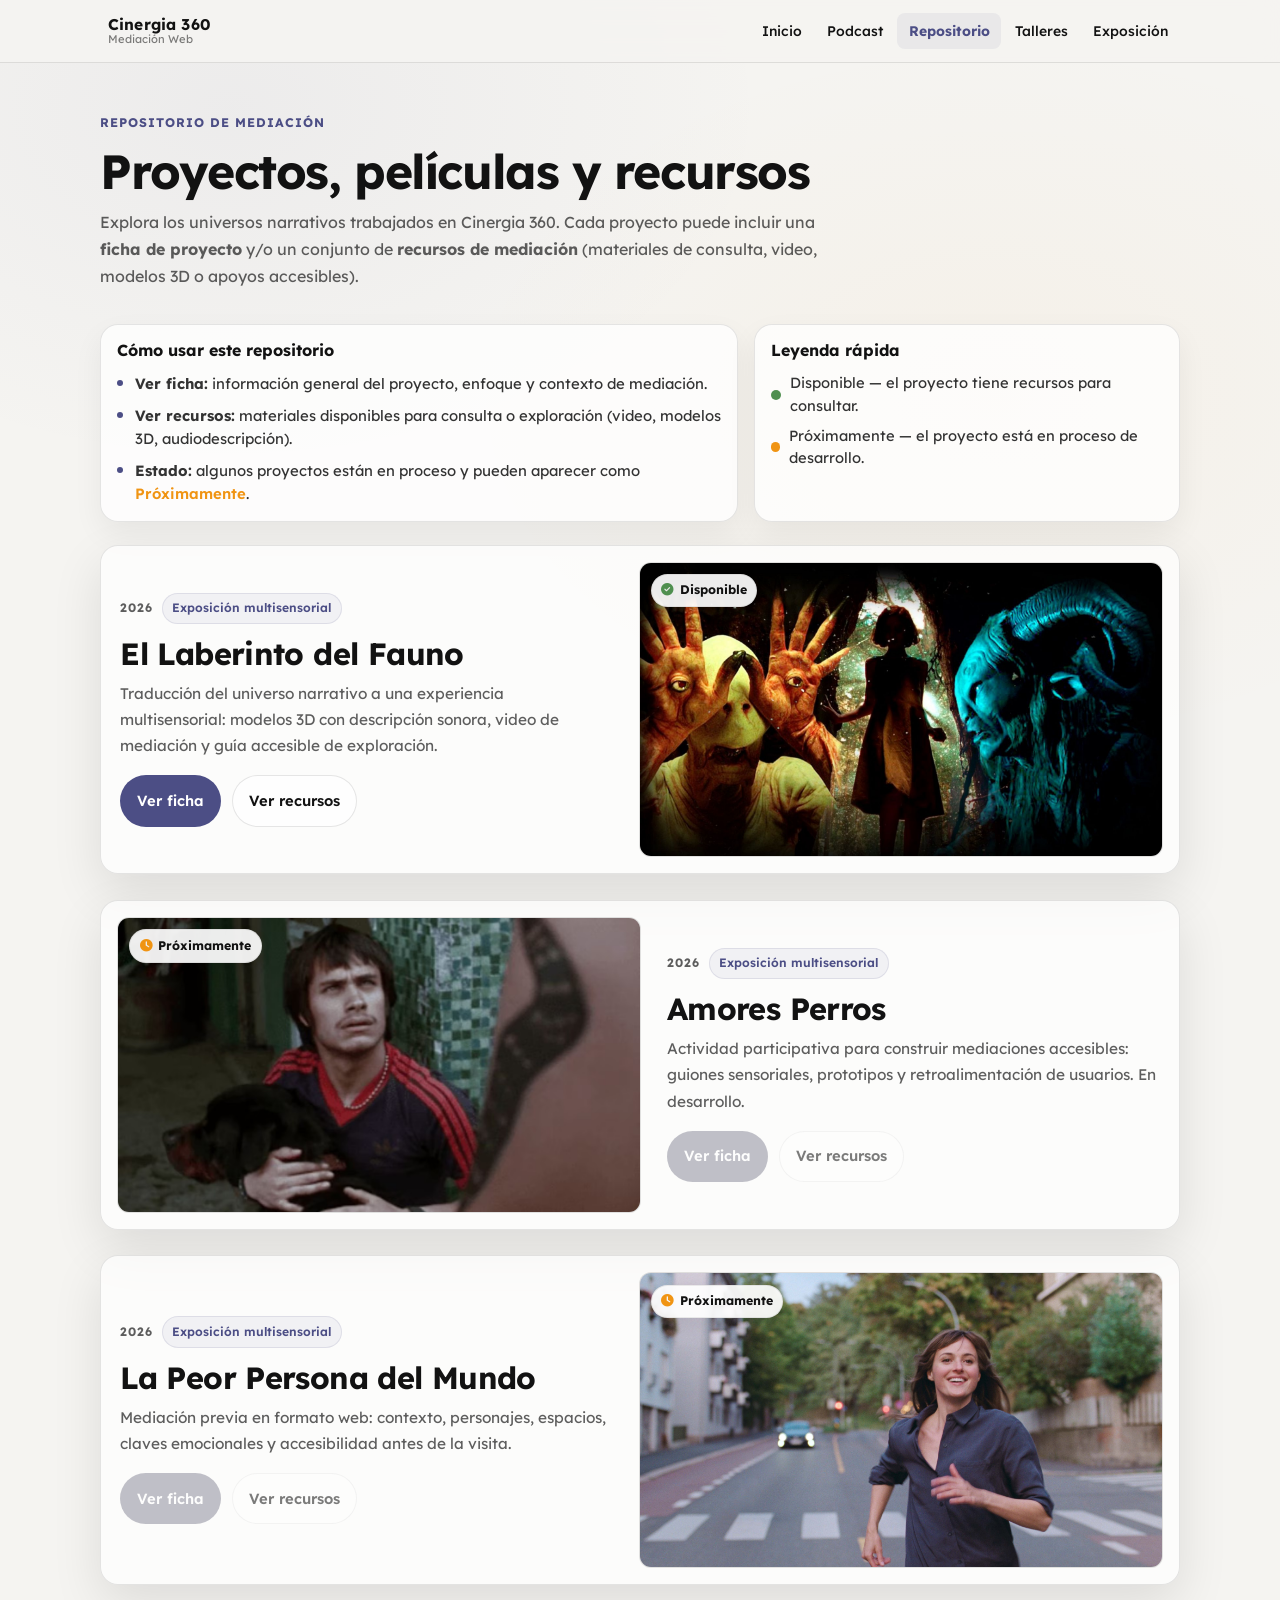
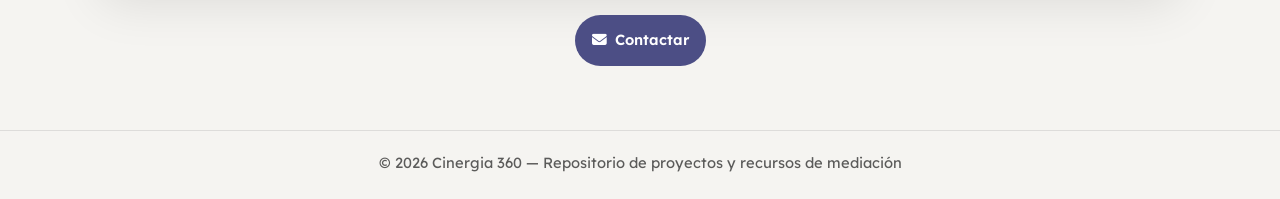
<file: Cinergia3602/repositorio.html>
<!DOCTYPE html>
<html lang="es">
<head>
  <meta charset="UTF-8" />
  <meta name="viewport" content="width=device-width, initial-scale=1.0" />
  <title>Repositorio | Cinergia 360</title>
  <meta name="description" content="Repositorio de proyectos y recursos de mediación de Cinergia 360. Explora los universos narrativos trabajados y sus materiales accesibles.">

  <!-- Tipografía -->
  <link rel="preconnect" href="https://fonts.googleapis.com">
  <link rel="preconnect" href="https://fonts.gstatic.com" crossorigin>
  <link href="https://fonts.googleapis.com/css2?family=Lexend:wght@300;400;500;600;700;800&display=swap" rel="stylesheet">

  <!-- Iconos -->
  <link rel="stylesheet" href="https://cdnjs.cloudflare.com/ajax/libs/font-awesome/6.5.1/css/all.min.css">

  <!-- Navegación global -->
  <link rel="stylesheet" href="nav.css" />

  <!-- CSS del repositorio -->
  <link rel="stylesheet" href="repositorio.css" />
</head>

<body>

  <!-- ====== NAVEGACIÓN GLOBAL ====== -->
  <nav class="site-nav" aria-label="Navegación principal">
    <div class="site-nav__inner">
      <a class="site-nav__brand" href="index.html" aria-label="Cinergia 360 — Inicio">
        <span class="site-nav__brand-name">Cinergia 360</span>
        <span class="site-nav__brand-sub">Mediación Web</span>
      </a>
      <ul class="site-nav__links" role="list">
        <li><a class="site-nav__link" href="index.html">Inicio</a></li>
        <li><a class="site-nav__link" href="podcast.html">Podcast</a></li>
        <li><a class="site-nav__link" href="repositorio.html" aria-current="page">Repositorio</a></li>
        <li><a class="site-nav__link" href="talleres.html">Talleres</a></li>
        <li><a class="site-nav__link" href="exposicion.html">Exposición</a></li>
      </ul>
      <button class="site-nav__toggle" type="button" aria-label="Abrir menú de navegación">
        <i class="fa-solid fa-bars" aria-hidden="true"></i>
      </button>
    </div>
  </nav>

  <main class="repo-main" id="contenido-principal">

    <!-- ====== HERO / INTRO ====== -->
    <section class="repo-hero" aria-labelledby="repo-title">
      <p class="repo-eyebrow" aria-hidden="true">Repositorio de mediación</p>
      <h1 id="repo-title">Proyectos, películas y recursos</h1>
      <p class="repo-hero__lead">
        Explora los universos narrativos trabajados en Cinergia 360. Cada proyecto puede incluir
        una <strong>ficha de proyecto</strong> y/o un conjunto de <strong>recursos de mediación</strong>
        (materiales de consulta, video, modelos 3D o apoyos accesibles).
      </p>
    </section>

    <!-- ====== ORIENTACIÓN ====== -->
    <section class="repo-orientacion" aria-labelledby="repo-orientacion-title">
      <div class="repo-panel repo-panel--info">
        <h2 id="repo-orientacion-title">Cómo usar este repositorio</h2>
        <ul class="repo-guide-list">
          <li>
            <strong>Ver ficha:</strong> información general del proyecto, enfoque y contexto de mediación.
          </li>
          <li>
            <strong>Ver recursos:</strong> materiales disponibles para consulta o exploración
            (video, modelos 3D, audiodescripción).
          </li>
          <li>
            <strong>Estado:</strong> algunos proyectos están en proceso y pueden aparecer como
            <em>Próximamente</em>.
          </li>
        </ul>
      </div>

      <div class="repo-panel repo-panel--legend" aria-label="Leyenda de estados de los proyectos">
        <h2>Leyenda rápida</h2>
        <div class="repo-legend">
          <div class="repo-legend__item">
            <span class="status-dot status-dot--ok" aria-hidden="true"></span>
            <span>Disponible — el proyecto tiene recursos para consultar.</span>
          </div>
          <div class="repo-legend__item">
            <span class="status-dot status-dot--soon" aria-hidden="true"></span>
            <span>Próximamente — el proyecto está en proceso de desarrollo.</span>
          </div>
        </div>
      </div>
    </section>

    <!-- ====== LISTADO DE PROYECTOS ====== -->
    <section class="repo-list" aria-labelledby="proyectos-list-title">
      <h2 id="proyectos-list-title" class="visually-hidden">Listado de proyectos</h2>

      <!-- PROYECTO 1: El Laberinto del Fauno — DISPONIBLE -->
      <article class="repo-item" aria-labelledby="repo-p1-title">
        <div class="repo-item__media">
          <img
            src="img/portada1.jpeg"
            alt="Portada de El Laberinto del Fauno: el Fauno mítico de pie frente a Ofelia en el laberinto"
          >
          <span class="repo-item__status repo-item__status--ok" aria-label="Estado: Disponible">
            <i class="fa-solid fa-circle-check" aria-hidden="true"></i> Disponible
          </span>
        </div>

        <div class="repo-item__info">
          <div class="repo-meta">
            <span class="repo-date">2026</span>
            <span class="repo-tag">Exposición multisensorial</span>
          </div>

          <h2 class="repo-title" id="repo-p1-title">El Laberinto del Fauno</h2>

          <p class="repo-desc">
            Traducción del universo narrativo a una experiencia multisensorial: modelos 3D con
            descripción sonora, video de mediación y guía accesible de exploración.
          </p>

          <div class="repo-actions">
            <a class="repo-btn primary" href="ficha-fauno.html" aria-label="Ver ficha de El Laberinto del Fauno">
              Ver ficha
            </a>
            <a class="repo-btn ghost" href="fauno-recursos.html" aria-label="Ver recursos de El Laberinto del Fauno">
              Ver recursos
            </a>
          </div>
        </div>
      </article>

      <!-- PROYECTO 2: Amores Perros — PRÓXIMAMENTE -->
      <article class="repo-item" aria-labelledby="repo-p2-title">
        <div class="repo-item__media">
          <img
            src="img/portada2.jpeg"
            alt="Portada de Amores Perros: imagen urbana de Ciudad de México en blanco y negro"
          >
          <span class="repo-item__status repo-item__status--soon" aria-label="Estado: Próximamente">
            <i class="fa-solid fa-clock" aria-hidden="true"></i> Próximamente
          </span>
        </div>

        <div class="repo-item__info">
          <div class="repo-meta">
            <span class="repo-date">2026</span>
            <span class="repo-tag">Exposición multisensorial</span>
          </div>

          <h2 class="repo-title" id="repo-p2-title">Amores Perros</h2>

          <p class="repo-desc">
            Actividad participativa para construir mediaciones accesibles: guiones sensoriales,
            prototipos y retroalimentación de usuarios. En desarrollo.
          </p>

          <div class="repo-actions">
            <a
              class="repo-btn primary is-disabled"
              href="#"
              aria-disabled="true"
              tabindex="-1"
              aria-label="Ficha de Amores Perros — próximamente disponible"
            >Ver ficha</a>
            <a
              class="repo-btn ghost is-disabled"
              href="#"
              aria-disabled="true"
              tabindex="-1"
              aria-label="Recursos de Amores Perros — próximamente disponibles"
            >Ver recursos</a>
          </div>
        </div>
      </article>

      <!-- PROYECTO 3: La Peor Persona del Mundo — PRÓXIMAMENTE -->
      <article class="repo-item" aria-labelledby="repo-p3-title">
        <div class="repo-item__media">
          <img
            src="img/portada3.jpg"
            alt="Portada de La Peor Persona del Mundo: protagonista Julie en Oslo, Noruega"
          >
          <span class="repo-item__status repo-item__status--soon" aria-label="Estado: Próximamente">
            <i class="fa-solid fa-clock" aria-hidden="true"></i> Próximamente
          </span>
        </div>

        <div class="repo-item__info">
          <div class="repo-meta">
            <span class="repo-date">2026</span>
            <span class="repo-tag">Exposición multisensorial</span>
          </div>

          <h2 class="repo-title" id="repo-p3-title">La Peor Persona del Mundo</h2>

          <p class="repo-desc">
            Mediación previa en formato web: contexto, personajes, espacios, claves emocionales
            y accesibilidad antes de la visita.
          </p>

          <div class="repo-actions">
            <a
              class="repo-btn primary is-disabled"
              href="#"
              aria-disabled="true"
              tabindex="-1"
              aria-label="Ficha de La Peor Persona del Mundo — próximamente disponible"
            >Ver ficha</a>
            <a
              class="repo-btn ghost is-disabled"
              href="#"
              aria-disabled="true"
              tabindex="-1"
              aria-label="Recursos de La Peor Persona del Mundo — próximamente disponibles"
            >Ver recursos</a>
          </div>
        </div>
      </article>

      <!-- CTA CONTACTO -->
      <div class="repo-cta">
        <a class="repo-btn primary" href="index.html#contacto">
          <i class="fa-solid fa-envelope" aria-hidden="true"></i>
          Contactar
        </a>
      </div>

    </section>
  </main>

  <footer class="repo-footer" role="contentinfo">
    <p>© 2026 Cinergia 360 — Repositorio de proyectos y recursos de mediación</p>
  </footer>

  <script src="nav.js"></script>
</body>
</html>
</file>
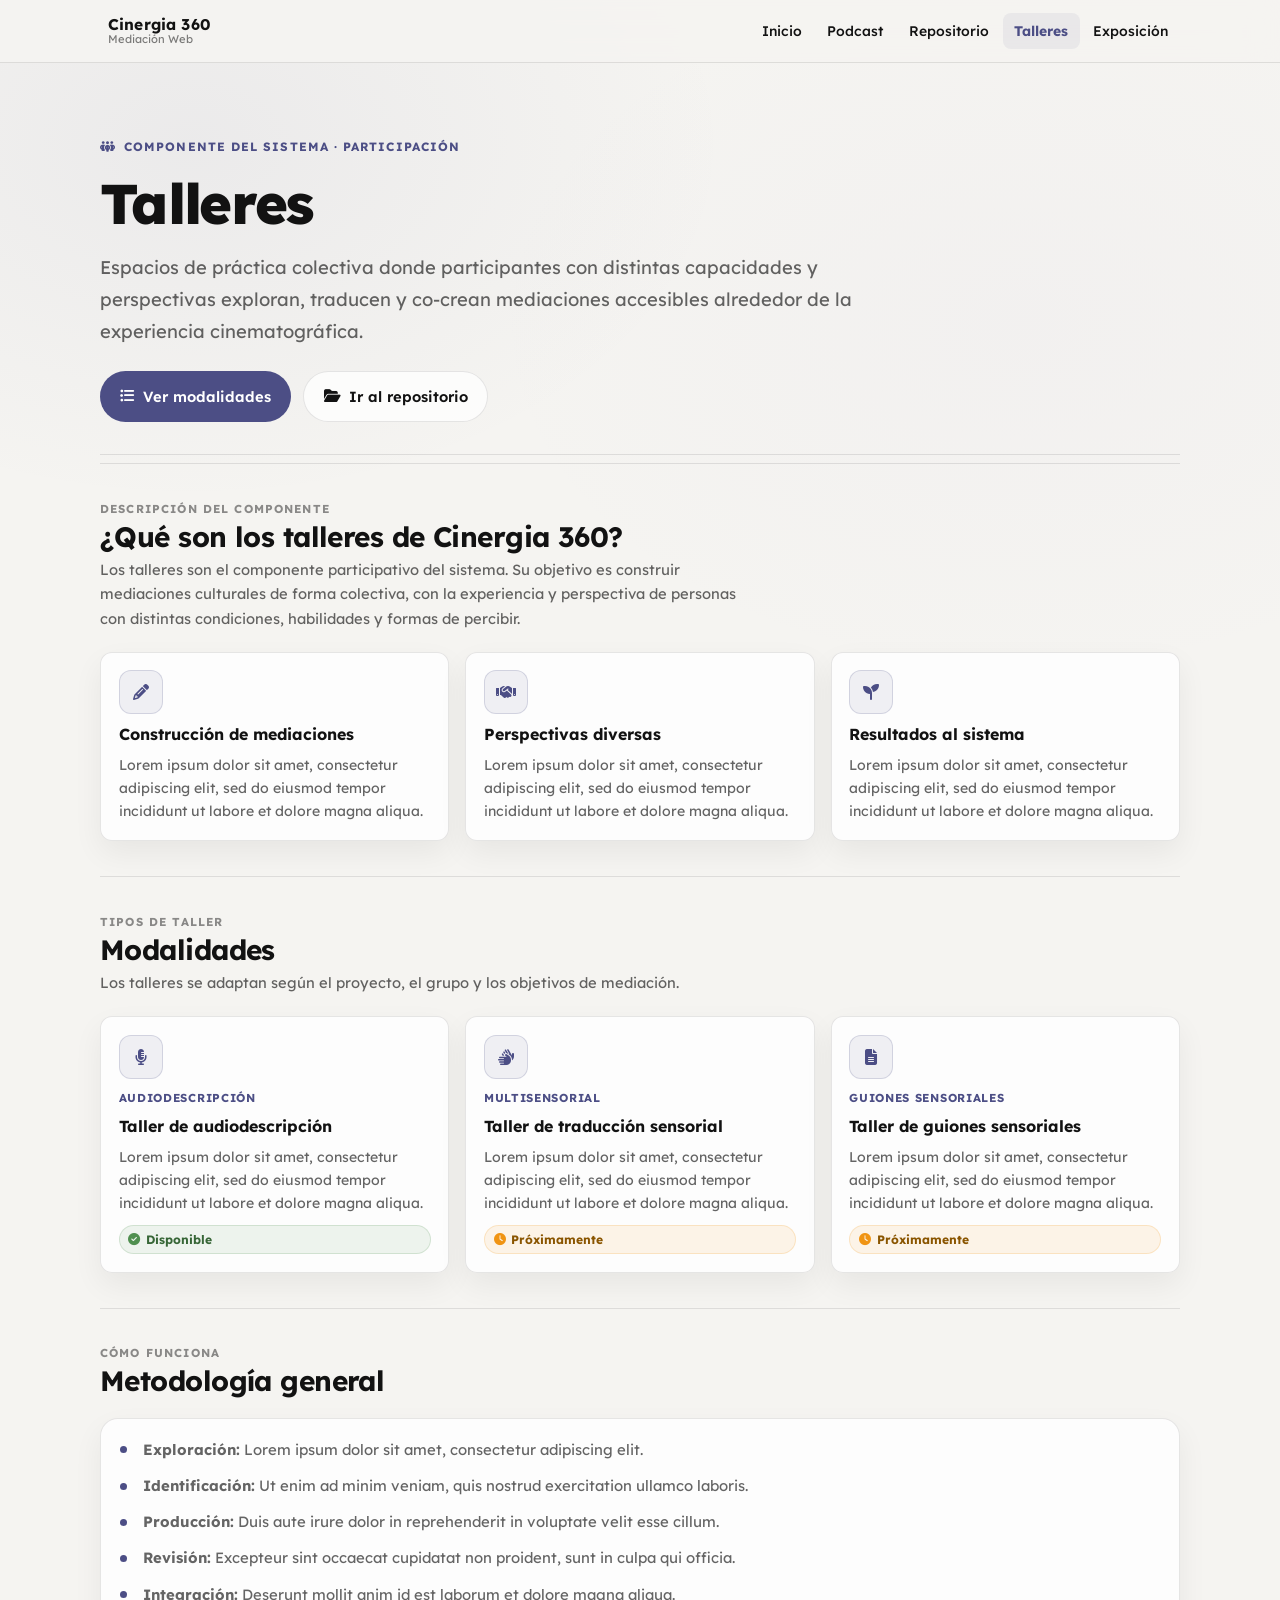
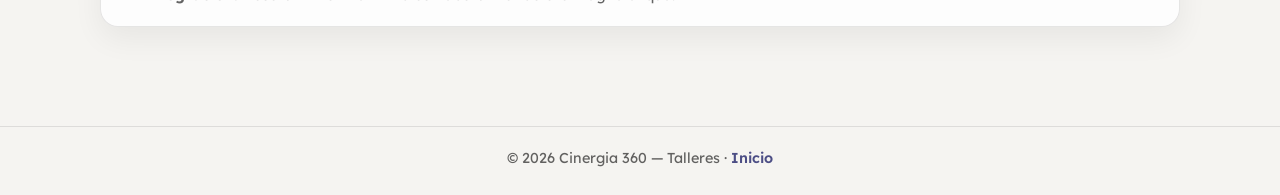
<file: Cinergia3602/talleres.html>
<!DOCTYPE html>
<html lang="es">
<head>
  <meta charset="UTF-8" />
  <meta name="viewport" content="width=device-width, initial-scale=1.0" />
  <title>Talleres | Cinergia 360</title>
  <meta name="description" content="Talleres participativos de Cinergia 360: espacios de práctica colectiva para traducir y explorar la experiencia cinematográfica desde enfoques inclusivos.">

  <link rel="preconnect" href="https://fonts.googleapis.com">
  <link rel="preconnect" href="https://fonts.gstatic.com" crossorigin>
  <link href="https://fonts.googleapis.com/css2?family=Lexend:wght@300;400;500;600;700;800&display=swap" rel="stylesheet">
  <link rel="stylesheet" href="https://cdnjs.cloudflare.com/ajax/libs/font-awesome/6.5.1/css/all.min.css">

  <link rel="stylesheet" href="nav.css" />
  <link rel="stylesheet" href="talleres.css" />
</head>

<body>

  <!-- ====== NAVEGACIÓN ====== -->
  <nav class="site-nav" aria-label="Navegación principal">
    <div class="site-nav__inner">
      <a class="site-nav__brand" href="index.html" aria-label="Cinergia 360 — Inicio">
        <span class="site-nav__brand-name">Cinergia 360</span>
        <span class="site-nav__brand-sub">Mediación Web</span>
      </a>
      <ul class="site-nav__links" role="list">
        <li><a class="site-nav__link" href="index.html">Inicio</a></li>
        <li><a class="site-nav__link" href="podcast.html">Podcast</a></li>
        <li><a class="site-nav__link" href="repositorio.html">Repositorio</a></li>
        <li><a class="site-nav__link" href="talleres.html" aria-current="page">Talleres</a></li>
        <li><a class="site-nav__link" href="exposicion.html">Exposición</a></li>
      </ul>
      <button class="site-nav__toggle" type="button" aria-label="Abrir menú de navegación">
        <i class="fa-solid fa-bars" aria-hidden="true"></i>
      </button>
    </div>
  </nav>

  <main class="comp-main" id="contenido-principal">

    <!-- ====== HERO ====== -->
    <header class="comp-hero" aria-labelledby="talleres-title">
      <p class="comp-hero__label">
        <i class="fa-solid fa-people-group" aria-hidden="true"></i>
        Componente del sistema · Participación
      </p>
      <h1 id="talleres-title" class="comp-hero__title">Talleres</h1>
      <p class="comp-hero__desc">
        Espacios de práctica colectiva donde participantes con distintas capacidades y perspectivas
        exploran, traducen y co-crean mediaciones accesibles alrededor de la experiencia cinematográfica.
      </p>
      <div class="comp-hero__actions">
        <a class="comp-btn comp-btn--primary" href="#modalidades">
          <i class="fa-solid fa-list-ul" aria-hidden="true"></i>
          Ver modalidades
        </a>
        <a class="comp-btn comp-btn--ghost" href="repositorio.html">
          <i class="fa-solid fa-folder-open" aria-hidden="true"></i>
          Ir al repositorio
        </a>
      </div>
    </header>

    <!-- ====== QUÉ SON LOS TALLERES ====== -->
    <section class="comp-section" aria-labelledby="que-son-title">
      <div class="comp-section__head">
        <p class="comp-section__label">Descripción del componente</p>
        <h2 id="que-son-title" class="comp-h2">¿Qué son los talleres de Cinergia 360?</h2>
        <p class="comp-muted">
          Los talleres son el componente participativo del sistema. Su objetivo es construir
          mediaciones culturales de forma colectiva, con la experiencia y perspectiva de personas
          con distintas condiciones, habilidades y formas de percibir.
        </p>
      </div>

      <div class="comp-cards-grid">

        <article class="comp-card" aria-labelledby="tall-desc-1">
          <div class="comp-card__icon" aria-hidden="true"><i class="fa-solid fa-pencil"></i></div>
          <h3 class="comp-card__title" id="tall-desc-1">Construcción de mediaciones</h3>
          <!-- TODO: reemplazar con texto real -->
          <p class="comp-card__desc">
            Lorem ipsum dolor sit amet, consectetur adipiscing elit, sed do eiusmod tempor incididunt ut labore et dolore magna aliqua.
          </p>
        </article>

        <article class="comp-card" aria-labelledby="tall-desc-2">
          <div class="comp-card__icon" aria-hidden="true"><i class="fa-solid fa-handshake"></i></div>
          <h3 class="comp-card__title" id="tall-desc-2">Perspectivas diversas</h3>
          <!-- TODO: reemplazar con texto real -->
          <p class="comp-card__desc">
            Lorem ipsum dolor sit amet, consectetur adipiscing elit, sed do eiusmod tempor incididunt ut labore et dolore magna aliqua.
          </p>
        </article>

        <article class="comp-card" aria-labelledby="tall-desc-3">
          <div class="comp-card__icon" aria-hidden="true"><i class="fa-solid fa-seedling"></i></div>
          <h3 class="comp-card__title" id="tall-desc-3">Resultados al sistema</h3>
          <!-- TODO: reemplazar con texto real -->
          <p class="comp-card__desc">
            Lorem ipsum dolor sit amet, consectetur adipiscing elit, sed do eiusmod tempor incididunt ut labore et dolore magna aliqua.
          </p>
        </article>

      </div>
    </section>

    <!-- ====== MODALIDADES ====== -->
    <section class="comp-section" id="modalidades" aria-labelledby="modalidades-title">
      <div class="comp-section__head">
        <p class="comp-section__label">Tipos de taller</p>
        <h2 id="modalidades-title" class="comp-h2">Modalidades</h2>
        <p class="comp-muted">Los talleres se adaptan según el proyecto, el grupo y los objetivos de mediación.</p>
      </div>

      <div class="comp-cards-grid">

        <article class="comp-card" aria-labelledby="mod1-title">
          <div class="comp-card__icon" aria-hidden="true"><i class="fa-solid fa-microphone-lines"></i></div>
          <span class="comp-card__tag">Audiodescripción</span>
          <h3 class="comp-card__title" id="mod1-title">Taller de audiodescripción</h3>
          <!-- TODO: reemplazar con texto real -->
          <p class="comp-card__desc">
            Lorem ipsum dolor sit amet, consectetur adipiscing elit, sed do eiusmod tempor incididunt ut labore et dolore magna aliqua.
          </p>
          <span class="comp-card__status comp-card__status--ok" aria-label="Estado: Disponible">
            <i class="fa-solid fa-circle-check" aria-hidden="true"></i> Disponible
          </span>
        </article>

        <article class="comp-card" aria-labelledby="mod2-title">
          <div class="comp-card__icon" aria-hidden="true"><i class="fa-solid fa-hands"></i></div>
          <span class="comp-card__tag">Multisensorial</span>
          <h3 class="comp-card__title" id="mod2-title">Taller de traducción sensorial</h3>
          <!-- TODO: reemplazar con texto real -->
          <p class="comp-card__desc">
            Lorem ipsum dolor sit amet, consectetur adipiscing elit, sed do eiusmod tempor incididunt ut labore et dolore magna aliqua.
          </p>
          <span class="comp-card__status comp-card__status--soon" aria-label="Estado: Próximamente">
            <i class="fa-solid fa-clock" aria-hidden="true"></i> Próximamente
          </span>
        </article>

        <article class="comp-card" aria-labelledby="mod3-title">
          <div class="comp-card__icon" aria-hidden="true"><i class="fa-solid fa-file-alt"></i></div>
          <span class="comp-card__tag">Guiones sensoriales</span>
          <h3 class="comp-card__title" id="mod3-title">Taller de guiones sensoriales</h3>
          <!-- TODO: reemplazar con texto real -->
          <p class="comp-card__desc">
            Lorem ipsum dolor sit amet, consectetur adipiscing elit, sed do eiusmod tempor incididunt ut labore et dolore magna aliqua.
          </p>
          <span class="comp-card__status comp-card__status--soon" aria-label="Estado: Próximamente">
            <i class="fa-solid fa-clock" aria-hidden="true"></i> Próximamente
          </span>
        </article>

      </div>
    </section>

    <!-- ====== METODOLOGÍA ====== -->
    <section class="comp-section" aria-labelledby="metodologia-title">
      <div class="comp-section__head">
        <p class="comp-section__label">Cómo funciona</p>
        <h2 id="metodologia-title" class="comp-h2">Metodología general</h2>
      </div>

      <div class="comp-panel">
        <!-- TODO: reemplazar con texto real -->
        <ul class="comp-list" aria-label="Pasos de la metodología de los talleres">
          <li><strong>Exploración:</strong> Lorem ipsum dolor sit amet, consectetur adipiscing elit.</li>
          <li><strong>Identificación:</strong> Ut enim ad minim veniam, quis nostrud exercitation ullamco laboris.</li>
          <li><strong>Producción:</strong> Duis aute irure dolor in reprehenderit in voluptate velit esse cillum.</li>
          <li><strong>Revisión:</strong> Excepteur sint occaecat cupidatat non proident, sunt in culpa qui officia.</li>
          <li><strong>Integración:</strong> Deserunt mollit anim id est laborum et dolore magna aliqua.</li>
        </ul>
      </div>
    </section>

  </main>

  <footer class="comp-footer" role="contentinfo">
    <p>© 2026 Cinergia 360 — Talleres · <a href="index.html">Inicio</a></p>
  </footer>

  <script src="nav.js"></script>
  <script src="talleres.js"></script>
</body>
</html>
</file>
<file: Cinergia3602/nav.css>
/* =========================================================
   CINERGIA 360 · NAVEGACIÓN GLOBAL
   Incluir en todas las páginas (antes del CSS de la página).
   Requiere Font Awesome + Lexend cargados en el HTML.
   Modo oscuro: añadir clase site-nav--dark al <nav>.
========================================================= */

.site-nav {
  /* Tokens locales — modo claro (páginas internas) */
  --nav-bg: rgba(245, 244, 241, 0.92);
  --nav-text: #121212;
  --nav-text-sub: rgba(18, 18, 18, 0.55);
  --nav-border: rgba(18, 18, 18, 0.10);
  --nav-hover-bg: rgba(76, 78, 133, 0.07);
  --nav-active-color: #4c4e85;
  --nav-height: 62px;
  --nav-radius: 8px;

  position: sticky;
  top: 0;
  z-index: 100;
  width: 100%;
  background: var(--nav-bg);
  backdrop-filter: blur(14px);
  -webkit-backdrop-filter: blur(14px);
  border-bottom: 1px solid var(--nav-border);
  font-family: 'Lexend', system-ui, sans-serif;
}

/* Modo oscuro (para home sobre hero dark) */
.site-nav--dark {
  --nav-bg: rgba(0, 0, 0, 0.80);
  --nav-text: #ffffff;
  --nav-text-sub: rgba(255, 255, 255, 0.55);
  --nav-border: rgba(255, 255, 255, 0.10);
  --nav-hover-bg: rgba(255, 255, 255, 0.08);
  --nav-active-color: #f8f6e4;
}

.site-nav__inner {
  max-width: 1120px;
  margin: 0 auto;
  padding: 0 1.25rem;
  height: var(--nav-height);
  display: flex;
  align-items: center;
  justify-content: space-between;
  gap: 1rem;
}

/* ====== BRAND / LOGO ====== */
.site-nav__brand {
  text-decoration: none;
  color: var(--nav-text);
  display: inline-flex;
  flex-direction: column;
  line-height: 1.1;
  flex-shrink: 0;
  border-radius: var(--nav-radius);
  padding: 0.35rem 0.5rem;
  transition: background 0.18s ease, opacity 0.18s ease;
}

.site-nav__brand:hover {
  background: var(--nav-hover-bg);
}

.site-nav__brand:focus-visible {
  outline: 2px solid #4c4e85;
  outline-offset: 2px;
}

.site-nav__brand-name {
  font-size: 0.97rem;
  font-weight: 700;
  letter-spacing: 0.01em;
}

.site-nav__brand-sub {
  font-size: 0.7rem;
  color: var(--nav-text-sub);
  font-weight: 400;
}

/* ====== LINKS ====== */
.site-nav__links {
  display: flex;
  align-items: center;
  gap: 0.15rem;
  list-style: none;
}

.site-nav__link {
  display: inline-block;
  padding: 0.5rem 0.72rem;
  border-radius: var(--nav-radius);
  text-decoration: none;
  color: var(--nav-text);
  font-size: 0.87rem;
  font-weight: 500;
  white-space: nowrap;
  transition: background 0.18s ease, color 0.18s ease;
}

.site-nav__link:hover {
  background: var(--nav-hover-bg);
}

.site-nav__link[aria-current="page"] {
  color: var(--nav-active-color);
  font-weight: 700;
  background: var(--nav-hover-bg);
}

.site-nav__link:focus-visible {
  outline: 2px solid #4c4e85;
  outline-offset: 2px;
}

/* ====== HAMBURGER ====== */
.site-nav__toggle {
  display: none;
  align-items: center;
  justify-content: center;
  width: 40px;
  height: 40px;
  border: 1px solid var(--nav-border);
  border-radius: var(--nav-radius);
  background: var(--nav-hover-bg);
  color: var(--nav-text);
  cursor: pointer;
  flex-shrink: 0;
  transition: background 0.18s ease, border-color 0.18s ease;
  font-size: 0.95rem;
}

.site-nav__toggle:hover {
  background: rgba(76, 78, 133, 0.12);
}

.site-nav__toggle:focus-visible {
  outline: 2px solid #4c4e85;
  outline-offset: 2px;
}

/* ====== BREADCRUMB (subpáginas) ====== */
.site-breadcrumb {
  background: transparent;
  border-bottom: 1px solid rgba(18, 18, 18, 0.07);
  font-family: 'Lexend', system-ui, sans-serif;
}

.site-breadcrumb__inner {
  max-width: 1120px;
  margin: 0 auto;
  padding: 0.55rem 1.25rem;
  display: flex;
  align-items: center;
  gap: 0.4rem;
  font-size: 0.78rem;
  color: rgba(18, 18, 18, 0.55);
  flex-wrap: wrap;
}

.site-breadcrumb__item {
  display: inline-flex;
  align-items: center;
  gap: 0.4rem;
}

.site-breadcrumb__link {
  color: rgba(18, 18, 18, 0.55);
  text-decoration: none;
  transition: color 0.15s ease;
}

.site-breadcrumb__link:hover {
  color: #4c4e85;
}

.site-breadcrumb__sep {
  opacity: 0.45;
  font-size: 0.7rem;
}

.site-breadcrumb__current {
  color: #121212;
  font-weight: 600;
}

/* ====== MOBILE ====== */
@media (max-width: 780px) {
  .site-nav__toggle {
    display: flex;
  }

  .site-nav__links {
    display: none;
    position: absolute;
    top: var(--nav-height);
    left: 0;
    right: 0;
    flex-direction: column;
    align-items: stretch;
    gap: 0;
    background: var(--nav-bg);
    backdrop-filter: blur(14px);
    -webkit-backdrop-filter: blur(14px);
    border-bottom: 1px solid var(--nav-border);
    padding: 0.6rem 1.25rem 1rem;
    z-index: 99;
  }

  .site-nav__links.is-open {
    display: flex;
  }

  .site-nav__link {
    padding: 0.8rem 0.75rem;
    border-radius: 10px;
    font-size: 0.93rem;
    border-bottom: 1px solid var(--nav-border);
  }

  .site-nav__link:last-child {
    border-bottom: none;
  }

  .site-breadcrumb__inner {
    padding: 0.5rem 1rem;
  }
}

@media (max-width: 480px) {
  .site-nav__brand-sub {
    display: none;
  }
}
</file>
<file: Cinergia3602/exposicion.css>
/* =========================================================
   CINERGIA 360 · EXPOSICIÓN MULTISENSORIAL
   Acento de color: lila (--c360-lilac) — sensorial/presencial
   Paleta Cinergia 360 + Lexend
========================================================= */

/* ====== TOKENS ====== */
:root {
  --c360-indigo: #4c4e85;
  --c360-cream:  #f8f6e4;
  --c360-orange: #f09413;
  --c360-lime:   #cfd809;
  --c360-peach:  #eeb3a8;
  --c360-lilac:  #a895cb;

  --comp-accent:        #8b72b8;
  --comp-accent-soft:   rgba(168,149,203,0.10);
  --comp-accent-border: rgba(168,149,203,0.22);

  --bg:    #f5f4f1;
  --paper: #ffffff;
  --ink:   #121212;
  --muted: rgba(18,18,18,0.65);
  --line:  rgba(18,18,18,0.10);

  --shadow-soft: 0 12px 30px rgba(0,0,0,0.06);
  --shadow-card: 0 18px 50px rgba(0,0,0,0.10);
  --radius:    18px;
  --radius-sm: 12px;
}

/* ====== BASE ====== */
*, *::before, *::after { box-sizing: border-box; margin: 0; padding: 0; }
html { scroll-behavior: smooth; }

body {
  font-family: 'Lexend', system-ui, sans-serif;
  color: var(--ink);
  background:
    radial-gradient(900px 600px at 22% 8%,  rgba(168,149,203,0.07), transparent 60%),
    radial-gradient(900px 600px at 72% 20%, rgba(240,148,19,0.04),   transparent 60%),
    var(--bg);
  line-height: 1.5;
}

/* ====== LAYOUT ====== */
.comp-main {
  max-width: 1120px;
  margin: 0 auto;
  padding: 2.2rem 1.25rem 4rem;
}

/* ====== HERO ====== */
.comp-hero {
  padding: 2.5rem 0 2rem;
  display: grid;
  gap: 1.2rem;
  border-bottom: 1px solid var(--line);
  margin-bottom: 0.5rem;
}

.comp-hero__label {
  display: inline-flex;
  align-items: center;
  gap: 0.5rem;
  font-size: 0.75rem;
  font-weight: 700;
  text-transform: uppercase;
  letter-spacing: 0.09em;
  color: var(--comp-accent);
}

.comp-hero__title {
  font-size: clamp(2.2rem, 5vw, 3.5rem);
  font-weight: 800;
  line-height: 1.03;
  letter-spacing: -0.03em;
  color: var(--ink);
}

.comp-hero__desc {
  font-size: clamp(1rem, 1.8vw, 1.15rem);
  line-height: 1.72;
  color: var(--muted);
  max-width: 70ch;
}

.comp-hero__actions {
  display: flex;
  gap: 0.75rem;
  flex-wrap: wrap;
  margin-top: 0.3rem;
}

/* ====== BOTONES ====== */
.comp-btn {
  display: inline-flex;
  align-items: center;
  gap: 0.5rem;
  padding: 0.85rem 1.2rem;
  border-radius: 999px;
  font-family: 'Lexend', system-ui, sans-serif;
  font-size: 0.92rem;
  font-weight: 600;
  text-decoration: none;
  border: 1px solid transparent;
  cursor: pointer;
  transition: transform 0.2s ease, opacity 0.2s ease, background 0.2s ease;
}

.comp-btn--primary { background: var(--comp-accent); color: #fff; }
.comp-btn--primary:hover { background: #7760a0; transform: translateY(-2px); }

.comp-btn--ghost {
  background: rgba(255,255,255,0.75);
  color: var(--ink);
  border-color: var(--line);
}
.comp-btn--ghost:hover { background: #fff; transform: translateY(-2px); }

.comp-btn:focus-visible { outline: 2px solid var(--c360-orange); outline-offset: 2px; }

/* ====== SECCIONES ====== */
.comp-section {
  padding: 2.2rem 0;
  border-top: 1px solid var(--line);
}

.comp-section__head { margin-bottom: 1.3rem; }

.comp-section__label {
  font-size: 0.72rem;
  font-weight: 700;
  text-transform: uppercase;
  letter-spacing: 0.10em;
  color: rgba(18,18,18,0.48);
  margin-bottom: 0.3rem;
}

.comp-h2 {
  font-size: clamp(1.3rem, 2.8vw, 1.75rem);
  font-weight: 700;
  line-height: 1.1;
  letter-spacing: -0.02em;
  color: var(--ink);
  margin-bottom: 0.35rem;
}

.comp-muted {
  font-size: 0.92rem;
  color: var(--muted);
  line-height: 1.65;
  max-width: 72ch;
}

/* ====== TARJETAS ====== */
.comp-cards-grid {
  display: grid;
  grid-template-columns: repeat(auto-fill, minmax(280px, 1fr));
  gap: 1rem;
}

.comp-card {
  background: rgba(255,255,255,0.82);
  border: 1px solid var(--line);
  border-radius: var(--radius-sm);
  padding: 1.1rem;
  box-shadow: var(--shadow-soft);
  display: grid;
  gap: 0.65rem;
  transition: transform 0.2s ease, box-shadow 0.2s ease, border-color 0.2s ease;
}

.comp-card:hover {
  transform: translateY(-2px);
  box-shadow: var(--shadow-card);
  border-color: var(--comp-accent-border);
}

.comp-card__icon {
  width: 44px; height: 44px;
  border-radius: 12px;
  display: grid;
  place-items: center;
  background: var(--comp-accent-soft);
  border: 1px solid var(--comp-accent-border);
  color: var(--comp-accent);
  font-size: 1rem;
}

.comp-card__tag { font-size: 0.72rem; font-weight: 700; text-transform: uppercase; letter-spacing: 0.06em; color: var(--comp-accent); }
.comp-card__title { font-size: 1rem; font-weight: 700; line-height: 1.2; color: var(--ink); }
.comp-card__desc  { font-size: 0.88rem; line-height: 1.62; color: var(--muted); }

.comp-card__status {
  display: inline-flex;
  align-items: center;
  gap: 0.35rem;
  font-size: 0.76rem;
  font-weight: 700;
  border-radius: 999px;
  padding: 0.28rem 0.55rem;
  border: 1px solid transparent;
}

.comp-card__status--ok   { background: rgba(79,143,79,0.09); color: #376637; border-color: rgba(79,143,79,0.18); }
.comp-card__status--ok i { color: #4f8f4f; }
.comp-card__status--soon   { background: rgba(240,148,19,0.09); color: #8a5500; border-color: rgba(240,148,19,0.18); }
.comp-card__status--soon i { color: var(--c360-orange); }

/* ====== PANEL ====== */
.comp-panel {
  background: rgba(255,255,255,0.82);
  border: 1px solid var(--line);
  border-radius: var(--radius);
  padding: 1.2rem;
  box-shadow: var(--shadow-soft);
}

.comp-panel--accent {
  background: var(--comp-accent-soft);
  border-color: var(--comp-accent-border);
}

/* ====== GRID SENTIDOS ====== */
.sentidos-grid {
  display: grid;
  grid-template-columns: repeat(auto-fill, minmax(180px, 1fr));
  gap: 0.85rem;
}

.sentido-item {
  background: rgba(255,255,255,0.82);
  border: 1px solid var(--line);
  border-radius: var(--radius-sm);
  padding: 1rem;
  box-shadow: var(--shadow-soft);
  display: grid;
  gap: 0.55rem;
  text-align: center;
  transition: transform 0.2s ease, box-shadow 0.2s ease;
}

.sentido-item:hover {
  transform: translateY(-2px);
  box-shadow: var(--shadow-card);
  border-color: var(--comp-accent-border);
}

.sentido-item__icon {
  width: 52px; height: 52px;
  border-radius: 999px;
  margin: 0 auto;
  display: grid;
  place-items: center;
  background: var(--comp-accent-soft);
  border: 1px solid var(--comp-accent-border);
  color: var(--comp-accent);
  font-size: 1.15rem;
}

.sentido-item__name {
  font-size: 0.93rem;
  font-weight: 700;
  color: var(--ink);
}

.sentido-item__desc {
  font-size: 0.82rem;
  color: var(--muted);
  line-height: 1.5;
}

/* ====== FOOTER ====== */
.comp-footer {
  border-top: 1px solid var(--line);
  padding: 1.3rem 1.25rem 1.6rem;
  text-align: center;
  color: var(--muted);
  font-size: 0.9rem;
  font-family: 'Lexend', system-ui, sans-serif;
}

.comp-footer a { color: var(--c360-indigo); text-decoration: none; font-weight: 600; }
.comp-footer a:hover { text-decoration: underline; }

/* ====== RESPONSIVE ====== */
@media (max-width: 780px) {
  .comp-cards-grid, .sentidos-grid { grid-template-columns: 1fr 1fr; }
  .comp-hero__actions { flex-direction: column; align-items: stretch; }
  .comp-btn { width: 100%; justify-content: center; }
}

@media (max-width: 520px) {
  .comp-main { padding: 1.5rem 1rem 3rem; }
  .comp-cards-grid, .sentidos-grid { grid-template-columns: 1fr; }
}
</file>
<file: Cinergia3602/ficha-fauno.css>
/* =========================================================
   CINERGIA 360 · FICHA DE PROYECTO (ficha-fauno.html)
   Diseñado para escalar: misma estructura para otras fichas.
   Paleta Cinergia 360 + Lexend
========================================================= */

/* ====== TOKENS ====== */
:root {
  --c360-indigo: #4c4e85;
  --c360-cream:  #f8f6e4;
  --c360-orange: #f09413;
  --c360-lime:   #cfd809;
  --c360-peach:  #eeb3a8;
  --c360-lilac:  #a895cb;

  --bg:          #f5f4f1;
  --paper:       #ffffff;
  --ink:         #121212;
  --muted:       rgba(18,18,18,0.65);
  --line:        rgba(18,18,18,0.10);
  --line-mid:    rgba(18,18,18,0.14);

  --shadow-soft: 0 12px 30px rgba(0,0,0,0.06);
  --shadow-card: 0 18px 50px rgba(0,0,0,0.10);
  --radius:      18px;
  --radius-sm:   12px;
}

/* ====== BASE ====== */
*, *::before, *::after { box-sizing: border-box; margin: 0; padding: 0; }
html { scroll-behavior: smooth; }

body {
  font-family: 'Lexend', system-ui, sans-serif;
  color: var(--ink);
  background:
    radial-gradient(900px 600px at 18% 6%,  rgba(76,78,133,0.05), transparent 60%),
    radial-gradient(900px 600px at 78% 22%, rgba(240,148,19,0.04), transparent 60%),
    var(--bg);
  line-height: 1.5;
}

/* ====== LAYOUT ====== */
.ficha-main {
  max-width: 1120px;
  margin: 0 auto;
  padding: 2.2rem 1.25rem 4rem;
  display: grid;
  gap: 0;
}

/* ====== BOTONES ====== */
.ficha-btn {
  display: inline-flex;
  align-items: center;
  gap: 0.5rem;
  padding: 0.85rem 1.1rem;
  border-radius: 999px;
  font-family: 'Lexend', system-ui, sans-serif;
  font-size: 0.92rem;
  font-weight: 600;
  text-decoration: none;
  border: 1px solid transparent;
  cursor: pointer;
  transition: transform 0.2s ease, opacity 0.2s ease, background 0.2s ease, border-color 0.2s ease;
}

.ficha-btn--primary {
  background: var(--c360-indigo);
  color: #fff;
}

.ficha-btn--primary:hover {
  background: #434577;
  transform: translateY(-2px);
}

.ficha-btn--ghost {
  background: rgba(255,255,255,0.75);
  color: var(--ink);
  border-color: var(--line);
}

.ficha-btn--ghost:hover {
  background: #fff;
  border-color: var(--line-mid);
  transform: translateY(-2px);
}

.ficha-btn:focus-visible {
  outline: 2px solid var(--c360-orange);
  outline-offset: 2px;
}

/* ====== HERO ====== */
.ficha-hero {
  display: grid;
  grid-template-columns: 1fr 1.1fr;
  gap: 1.4rem;
  align-items: center;
  padding-bottom: 2rem;
  margin-bottom: 0.5rem;
}

.ficha-hero__media {
  position: relative;
  border-radius: var(--radius);
  overflow: hidden;
  border: 1px solid rgba(18,18,18,0.10);
  box-shadow: var(--shadow-card);
  min-height: 340px;
  background: #111;
}

.ficha-hero__media img {
  width: 100%;
  height: 100%;
  object-fit: cover;
  display: block;
}

.ficha-hero__media-overlay {
  position: absolute;
  inset: 0;
  background: linear-gradient(180deg, rgba(0,0,0,0) 40%, rgba(0,0,0,0.35));
  pointer-events: none;
}

.ficha-hero__badges {
  position: absolute;
  top: 0.75rem;
  left: 0.75rem;
  display: flex;
  gap: 0.4rem;
  flex-wrap: wrap;
}

.ficha-badge {
  display: inline-flex;
  align-items: center;
  gap: 0.35rem;
  border-radius: 999px;
  padding: 0.38rem 0.62rem;
  font-size: 0.74rem;
  font-weight: 700;
  background: rgba(255,255,255,0.92);
  border: 1px solid rgba(18,18,18,0.10);
  box-shadow: 0 4px 12px rgba(0,0,0,0.10);
}

.ficha-badge--ok i   { color: #4f8f4f; }
.ficha-badge--year   { color: rgba(18,18,18,0.75); }

.ficha-hero__info {
  display: grid;
  gap: 0.75rem;
  align-content: start;
}

.ficha-eyebrow {
  font-size: 0.76rem;
  font-weight: 700;
  text-transform: uppercase;
  letter-spacing: 0.09em;
  color: var(--c360-indigo);
}

.ficha-tags {
  display: flex;
  gap: 0.45rem;
  flex-wrap: wrap;
}

.ficha-tag {
  font-size: 0.74rem;
  font-weight: 600;
  padding: 0.3rem 0.6rem;
  border-radius: 999px;
  border: 1px solid rgba(76,78,133,0.14);
  background: rgba(76,78,133,0.06);
  color: var(--c360-indigo);
}

.ficha-title {
  font-size: clamp(1.9rem, 4vw, 2.8rem);
  font-weight: 800;
  line-height: 1.05;
  letter-spacing: -0.03em;
  color: var(--ink);
}

.ficha-director {
  font-size: 0.88rem;
  color: var(--muted);
  font-weight: 500;
}

.ficha-lead {
  font-size: 0.98rem;
  line-height: 1.72;
  color: rgba(18,18,18,0.72);
  max-width: 60ch;
}

.ficha-hero__actions {
  display: flex;
  gap: 0.7rem;
  flex-wrap: wrap;
  margin-top: 0.25rem;
}

/* ====== SECCIONES ====== */
.ficha-section {
  padding: 2.2rem 0;
  border-top: 1px solid var(--line);
}

.ficha-section--alt {
  background: none;
}

.ficha-section__head {
  margin-bottom: 1.4rem;
}

.ficha-section__label {
  font-size: 0.72rem;
  font-weight: 700;
  text-transform: uppercase;
  letter-spacing: 0.1em;
  color: rgba(18,18,18,0.50);
  margin-bottom: 0.3rem;
}

.ficha-h2 {
  font-size: clamp(1.35rem, 2.8vw, 1.85rem);
  font-weight: 700;
  line-height: 1.1;
  letter-spacing: -0.02em;
  color: var(--ink);
  margin-bottom: 0.3rem;
}

.ficha-h3 {
  font-size: 1.05rem;
  font-weight: 700;
  line-height: 1.2;
  color: var(--ink);
  margin-bottom: 0.55rem;
}

.ficha-section__desc {
  font-size: 0.95rem;
  color: var(--muted);
  line-height: 1.65;
  max-width: 68ch;
}

/* ====== DATOS DEL PROYECTO ====== */
.ficha-datos-grid {
  display: grid;
  grid-template-columns: repeat(3, 1fr);
  gap: 0.8rem;
}

.ficha-dato {
  background: rgba(255,255,255,0.82);
  border: 1px solid var(--line);
  border-radius: var(--radius-sm);
  padding: 0.9rem 1rem;
  box-shadow: var(--shadow-soft);
  display: grid;
  gap: 0.3rem;
}

.ficha-dato__label {
  font-size: 0.72rem;
  font-weight: 700;
  text-transform: uppercase;
  letter-spacing: 0.08em;
  color: rgba(18,18,18,0.50);
}

.ficha-dato__val {
  font-size: 0.95rem;
  line-height: 1.3;
  color: var(--ink);
  font-weight: 600;
}

.ficha-dato__val--ok {
  color: #376637;
  display: inline-flex;
  align-items: center;
  gap: 0.4rem;
}

.ficha-dato__val--ok i { color: #4f8f4f; font-size: 0.85em; }

/* ====== CONTENT GRID (texto) ====== */
.ficha-content-grid {
  display: grid;
  grid-template-columns: 1fr 1fr;
  gap: 1.2rem;
}

.ficha-text-block {
  background: rgba(255,255,255,0.75);
  border: 1px solid var(--line);
  border-radius: var(--radius-sm);
  padding: 1.1rem;
  box-shadow: var(--shadow-soft);
}

.ficha-text-block p {
  font-size: 0.93rem;
  line-height: 1.72;
  color: rgba(18,18,18,0.78);
  margin-top: 0.65rem;
}

.ficha-text-block p:first-of-type { margin-top: 0; }

/* ====== DIMENSIONES DE MEDIACIÓN ====== */
.ficha-dimensiones {
  display: grid;
  grid-template-columns: repeat(auto-fill, minmax(200px, 1fr));
  gap: 0.85rem;
}

.ficha-dim {
  background: rgba(255,255,255,0.82);
  border: 1px solid var(--line);
  border-radius: var(--radius-sm);
  padding: 1rem;
  box-shadow: var(--shadow-soft);
  display: grid;
  gap: 0.7rem;
  transition: transform 0.2s ease, box-shadow 0.2s ease, border-color 0.2s ease;
}

.ficha-dim:hover {
  transform: translateY(-2px);
  box-shadow: var(--shadow-card);
  border-color: rgba(76,78,133,0.18);
}

.ficha-dim__icon {
  width: 44px;
  height: 44px;
  border-radius: 12px;
  display: grid;
  place-items: center;
  background: rgba(76,78,133,0.08);
  border: 1px solid rgba(76,78,133,0.14);
  color: var(--c360-indigo);
  font-size: 1rem;
}

.ficha-dim__title {
  font-size: 0.95rem;
  font-weight: 700;
  color: var(--ink);
  line-height: 1.2;
}

.ficha-dim__desc {
  font-size: 0.86rem;
  line-height: 1.6;
  color: var(--muted);
}

/* ====== RECURSOS DISPONIBLES ====== */
.ficha-recursos-grid {
  display: grid;
  grid-template-columns: 1fr 1fr;
  gap: 0.85rem;
  margin-bottom: 1.4rem;
}

.ficha-recurso {
  display: flex;
  align-items: flex-start;
  gap: 0.85rem;
  background: rgba(255,255,255,0.82);
  border: 1px solid var(--line);
  border-radius: var(--radius-sm);
  padding: 0.95rem 1rem;
  box-shadow: var(--shadow-soft);
}

.ficha-recurso__icon {
  width: 40px;
  height: 40px;
  border-radius: 10px;
  display: grid;
  place-items: center;
  font-size: 0.9rem;
  flex-shrink: 0;
}

.ficha-recurso--ok .ficha-recurso__icon {
  background: rgba(79,143,79,0.10);
  color: #4f8f4f;
  border: 1px solid rgba(79,143,79,0.18);
}

.ficha-recurso--soon .ficha-recurso__icon {
  background: rgba(240,148,19,0.10);
  color: var(--c360-orange);
  border: 1px solid rgba(240,148,19,0.18);
}

.ficha-recurso__content {
  flex: 1;
  min-width: 0;
}

.ficha-recurso__content h3 {
  font-size: 0.93rem;
  font-weight: 700;
  line-height: 1.2;
  color: var(--ink);
  margin-bottom: 0.28rem;
}

.ficha-recurso__content p {
  font-size: 0.84rem;
  color: var(--muted);
  line-height: 1.5;
}

.ficha-recurso__status {
  flex-shrink: 0;
  font-size: 1rem;
  margin-top: 0.1rem;
}

.ficha-recurso--ok  .ficha-recurso__status { color: #4f8f4f; }
.ficha-recurso--soon .ficha-recurso__status { color: var(--c360-orange); }

.ficha-cta {
  display: flex;
  justify-content: flex-start;
}

/* ====== FOOTER ====== */
.ficha-footer {
  border-top: 1px solid var(--line);
  padding: 1.3rem 1.25rem 1.6rem;
  text-align: center;
  color: var(--muted);
  font-size: 0.9rem;
  font-family: 'Lexend', system-ui, sans-serif;
}

.ficha-footer a {
  color: var(--c360-indigo);
  text-decoration: none;
  font-weight: 600;
}

.ficha-footer a:hover {
  text-decoration: underline;
}

/* ====== RESPONSIVE ====== */
@media (max-width: 960px) {
  .ficha-hero {
    grid-template-columns: 1fr;
    gap: 1rem;
  }

  .ficha-hero__media {
    min-height: 260px;
  }

  .ficha-datos-grid {
    grid-template-columns: 1fr 1fr;
  }

  .ficha-content-grid {
    grid-template-columns: 1fr;
  }

  .ficha-recursos-grid {
    grid-template-columns: 1fr;
  }
}

@media (max-width: 620px) {
  .ficha-main {
    padding: 1.5rem 1rem 3rem;
  }

  .ficha-datos-grid {
    grid-template-columns: 1fr;
  }

  .ficha-hero__actions {
    flex-direction: column;
    align-items: stretch;
  }

  .ficha-btn {
    justify-content: center;
    width: 100%;
  }

  .ficha-dimensiones {
    grid-template-columns: 1fr;
  }

  .ficha-title {
    font-size: 1.75rem;
  }
}
</file>
<file: Cinergia3602/podcast.css>
/* =========================================================
   CINERGIA 360 · PODCAST
   Acento de color: naranja (--c360-orange)
   Paleta Cinergia 360 + Lexend
========================================================= */

/* ====== TOKENS ====== */
:root {
  --c360-indigo: #4c4e85;
  --c360-cream:  #f8f6e4;
  --c360-orange: #f09413;
  --c360-lime:   #cfd809;
  --c360-peach:  #eeb3a8;
  --c360-lilac:  #a895cb;

  --comp-accent:      #f09413;
  --comp-accent-soft: rgba(240,148,19,0.10);
  --comp-accent-border: rgba(240,148,19,0.22);

  --bg:    #f5f4f1;
  --paper: #ffffff;
  --ink:   #121212;
  --muted: rgba(18,18,18,0.65);
  --line:  rgba(18,18,18,0.10);

  --shadow-soft: 0 12px 30px rgba(0,0,0,0.06);
  --shadow-card: 0 18px 50px rgba(0,0,0,0.10);
  --radius:    18px;
  --radius-sm: 12px;
}

/* ====== BASE ====== */
*, *::before, *::after { box-sizing: border-box; margin: 0; padding: 0; }
html { scroll-behavior: smooth; }

body {
  font-family: 'Lexend', system-ui, sans-serif;
  color: var(--ink);
  background:
    radial-gradient(900px 600px at 20% 8%,  rgba(240,148,19,0.05), transparent 60%),
    radial-gradient(900px 600px at 75% 20%, rgba(76,78,133,0.04),  transparent 60%),
    var(--bg);
  line-height: 1.5;
}

/* ====== LAYOUT ====== */
.comp-main {
  max-width: 1120px;
  margin: 0 auto;
  padding: 2.2rem 1.25rem 4rem;
}

/* ====== HERO ====== */
.comp-hero {
  padding: 2.5rem 0 2rem;
  display: grid;
  gap: 1.2rem;
  border-bottom: 1px solid var(--line);
  margin-bottom: 0.5rem;
}

.comp-hero__label {
  display: inline-flex;
  align-items: center;
  gap: 0.5rem;
  font-size: 0.75rem;
  font-weight: 700;
  text-transform: uppercase;
  letter-spacing: 0.09em;
  color: var(--comp-accent);
}

.comp-hero__label i {
  font-size: 0.9rem;
}

.comp-hero__title {
  font-size: clamp(2.2rem, 5vw, 3.5rem);
  font-weight: 800;
  line-height: 1.03;
  letter-spacing: -0.03em;
  color: var(--ink);
}

.comp-hero__desc {
  font-size: clamp(1rem, 1.8vw, 1.15rem);
  line-height: 1.72;
  color: var(--muted);
  max-width: 70ch;
}

.comp-hero__actions {
  display: flex;
  gap: 0.75rem;
  flex-wrap: wrap;
  margin-top: 0.3rem;
}

/* ====== BOTONES ====== */
.comp-btn {
  display: inline-flex;
  align-items: center;
  gap: 0.5rem;
  padding: 0.85rem 1.2rem;
  border-radius: 999px;
  font-family: 'Lexend', system-ui, sans-serif;
  font-size: 0.92rem;
  font-weight: 600;
  text-decoration: none;
  border: 1px solid transparent;
  cursor: pointer;
  transition: transform 0.2s ease, opacity 0.2s ease, background 0.2s ease;
}

.comp-btn--primary {
  background: var(--comp-accent);
  color: #fff;
}

.comp-btn--primary:hover { background: #d4820f; transform: translateY(-2px); }

.comp-btn--ghost {
  background: rgba(255,255,255,0.75);
  color: var(--ink);
  border-color: var(--line);
}

.comp-btn--ghost:hover { background: #fff; transform: translateY(-2px); }

.comp-btn:focus-visible {
  outline: 2px solid var(--c360-indigo);
  outline-offset: 2px;
}

/* ====== SECCIONES ====== */
.comp-section {
  padding: 2.2rem 0;
  border-top: 1px solid var(--line);
}

.comp-section__head {
  margin-bottom: 1.3rem;
}

.comp-section__label {
  font-size: 0.72rem;
  font-weight: 700;
  text-transform: uppercase;
  letter-spacing: 0.10em;
  color: rgba(18,18,18,0.48);
  margin-bottom: 0.3rem;
}

.comp-h2 {
  font-size: clamp(1.3rem, 2.8vw, 1.75rem);
  font-weight: 700;
  line-height: 1.1;
  letter-spacing: -0.02em;
  color: var(--ink);
  margin-bottom: 0.35rem;
}

.comp-muted {
  font-size: 0.92rem;
  color: var(--muted);
  line-height: 1.65;
  max-width: 72ch;
}

/* ====== TARJETAS EPISODIO / CONTENIDO ====== */
.comp-cards-grid {
  display: grid;
  grid-template-columns: repeat(auto-fill, minmax(280px, 1fr));
  gap: 1rem;
}

.comp-card {
  background: rgba(255,255,255,0.82);
  border: 1px solid var(--line);
  border-radius: var(--radius-sm);
  padding: 1.1rem;
  box-shadow: var(--shadow-soft);
  display: grid;
  gap: 0.65rem;
  transition: transform 0.2s ease, box-shadow 0.2s ease, border-color 0.2s ease;
}

.comp-card:hover {
  transform: translateY(-2px);
  box-shadow: var(--shadow-card);
  border-color: rgba(240,148,19,0.18);
}

.comp-card__icon {
  width: 44px;
  height: 44px;
  border-radius: 12px;
  display: grid;
  place-items: center;
  background: var(--comp-accent-soft);
  border: 1px solid var(--comp-accent-border);
  color: var(--comp-accent);
  font-size: 1rem;
}

.comp-card__tag {
  display: inline-block;
  font-size: 0.72rem;
  font-weight: 700;
  text-transform: uppercase;
  letter-spacing: 0.06em;
  color: var(--comp-accent);
}

.comp-card__title {
  font-size: 1rem;
  font-weight: 700;
  line-height: 1.2;
  color: var(--ink);
}

.comp-card__desc {
  font-size: 0.88rem;
  line-height: 1.62;
  color: var(--muted);
}

.comp-card__status {
  display: inline-flex;
  align-items: center;
  gap: 0.35rem;
  font-size: 0.76rem;
  font-weight: 700;
  border-radius: 999px;
  padding: 0.28rem 0.55rem;
  border: 1px solid transparent;
}

.comp-card__status--ok {
  background: rgba(79,143,79,0.09);
  color: #376637;
  border-color: rgba(79,143,79,0.18);
}

.comp-card__status--ok i { color: #4f8f4f; }

.comp-card__status--soon {
  background: rgba(240,148,19,0.09);
  color: #8a5500;
  border-color: rgba(240,148,19,0.18);
}

.comp-card__status--soon i { color: var(--c360-orange); }

/* ====== PANEL INFORMATIVO ====== */
.comp-panel {
  background: rgba(255,255,255,0.82);
  border: 1px solid var(--line);
  border-radius: var(--radius);
  padding: 1.2rem;
  box-shadow: var(--shadow-soft);
}

.comp-panel--accent {
  background: var(--comp-accent-soft);
  border-color: var(--comp-accent-border);
}

/* ====== PLACEHOLDER EMBEBIDO ====== */
.comp-embed-placeholder {
  width: 100%;
  min-height: 200px;
  border-radius: var(--radius-sm);
  border: 1px dashed rgba(240,148,19,0.30);
  background: rgba(255,255,255,0.60);
  display: grid;
  place-items: center;
  padding: 1.5rem;
}

.comp-embed-placeholder__inner {
  text-align: center;
  display: grid;
  gap: 0.4rem;
  color: #444;
}

.comp-embed-placeholder__inner i {
  font-size: 1.8rem;
  color: var(--comp-accent);
  opacity: 0.7;
  margin-bottom: 0.2rem;
}

.comp-embed-placeholder__inner strong {
  font-size: 0.96rem;
}

.comp-embed-placeholder__inner span {
  font-size: 0.83rem;
  color: var(--muted);
}

/* ====== FOOTER ====== */
.comp-footer {
  border-top: 1px solid var(--line);
  padding: 1.3rem 1.25rem 1.6rem;
  text-align: center;
  color: var(--muted);
  font-size: 0.9rem;
  font-family: 'Lexend', system-ui, sans-serif;
}

.comp-footer a {
  color: var(--c360-indigo);
  text-decoration: none;
  font-weight: 600;
}

.comp-footer a:hover { text-decoration: underline; }

/* ====== RESPONSIVE ====== */
@media (max-width: 780px) {
  .comp-cards-grid {
    grid-template-columns: 1fr;
  }

  .comp-hero__actions {
    flex-direction: column;
    align-items: stretch;
  }

  .comp-btn { width: 100%; justify-content: center; }
}

@media (max-width: 520px) {
  .comp-main { padding: 1.5rem 1rem 3rem; }
}
</file>
<file: Cinergia3602/repositorio.css>
/* =========================================================
   CINERGIA 360 · REPOSITORIO
   CSS completo con enfoque en jerarquía visual
========================================================= */

/* ====== BASE ====== */
* { box-sizing: border-box; margin: 0; padding: 0; }
html { scroll-behavior: smooth; }

:root {
  /* Paleta Cinergia360 */
  --c360-indigo: #4c4e85;
  --c360-cream: #f8f6e4;
  --c360-orange: #f09413;
  --c360-lime: #cfd809;
  --c360-peach: #eeb3a8;
  --c360-lilac: #a895cb;

  /* Sistema visual */
  --bg: #f5f4f1;
  --paper: #ffffff;
  --paper-soft: #fbfaf6;
  --ink: #121212;
  --muted: rgba(18,18,18,0.68);
  --line: rgba(18,18,18,0.10);
  --line-strong: rgba(18,18,18,0.16);

  --shadow-soft: 0 12px 30px rgba(0,0,0,0.06);
  --shadow-card: 0 18px 50px rgba(0,0,0,0.10);

  --radius: 18px;
  --radius-sm: 12px;
}

body {
  font-family: 'Lexend', system-ui, sans-serif;
  color: var(--ink);
  background:
    radial-gradient(900px 600px at 18% 6%, rgba(76,78,133,0.05), transparent 60%),
    radial-gradient(900px 600px at 78% 22%, rgba(240,148,19,0.04), transparent 60%),
    var(--bg);
  line-height: 1.5;
}

/* ====== HEADER ====== */
.repo-header {
  position: sticky;
  top: 0;
  z-index: 50;
  background: rgba(245,244,241,0.78);
  backdrop-filter: blur(10px);
  border-bottom: 1px solid var(--line);
}

.repo-header__inner {
  max-width: 1120px;
  margin: 0 auto;
  padding: 0.95rem 1.25rem;
  display: flex;
  align-items: center;
  justify-content: space-between;
  gap: 1rem;
}

.repo-back {
  text-decoration: none;
  color: var(--ink);
  font-weight: 600;
  display: inline-flex;
  gap: .55rem;
  align-items: center;
  opacity: .9;
  border-radius: 999px;
  padding: .5rem .75rem;
  transition: background .2s ease, opacity .2s ease, transform .2s ease;
}

.repo-back:hover {
  opacity: 1;
  background: rgba(255,255,255,0.7);
  transform: translateY(-1px);
}

.repo-back i {
  color: var(--c360-indigo);
}

.repo-brand {
  display: flex;
  flex-direction: column;
  text-align: right;
  line-height: 1.08;
}

.repo-brand strong {
  font-size: 0.96rem;
  letter-spacing: 0.01em;
}

.repo-brand span {
  font-size: .82rem;
  color: var(--muted);
}

/* ====== LAYOUT ====== */
.repo-main {
  max-width: 1120px;
  margin: 0 auto;
  padding: 2.3rem 1.25rem 4rem;
}

/* ====== HERO ====== */
.repo-hero {
  padding: 0.6rem 0 1.4rem;
}

.repo-eyebrow {
  display: inline-block;
  font-size: 0.78rem;
  font-weight: 700;
  text-transform: uppercase;
  letter-spacing: 0.08em;
  color: var(--c360-indigo);
  margin-bottom: 0.8rem;
}

.repo-hero h1 {
  font-size: clamp(2rem, 4vw, 3rem);
  line-height: 1.05;
  letter-spacing: -0.03em;
  margin-bottom: 0.8rem;
}

.repo-hero__lead {
  max-width: 75ch;
  color: var(--muted);
  line-height: 1.7;
  font-size: 1rem;
}

/* ====== ORIENTACIÓN / GUÍA ====== */
.repo-orientacion {
  display: grid;
  grid-template-columns: 1.5fr 1fr;
  gap: 1rem;
  margin-top: 0.7rem;
  margin-bottom: 1.2rem;
}

.repo-panel {
  background: rgba(255,255,255,0.75);
  border: 1px solid var(--line);
  border-radius: var(--radius);
  padding: 1rem 1rem;
  box-shadow: var(--shadow-soft);
}

.repo-panel h2 {
  font-size: 1rem;
  line-height: 1.2;
  margin-bottom: 0.75rem;
}

.repo-panel--info h2 {
  color: var(--ink);
}

.repo-panel--legend h2 {
  color: var(--ink);
}

.repo-guide-list {
  list-style: none;
  display: grid;
  gap: 0.55rem;
}

.repo-guide-list li {
  position: relative;
  padding-left: 1.1rem;
  color: #333;
  line-height: 1.55;
  font-size: 0.93rem;
}

.repo-guide-list li::before {
  content: "";
  position: absolute;
  left: 0;
  top: 0.5rem;
  width: 6px;
  height: 6px;
  border-radius: 999px;
  background: var(--c360-indigo);
}

.repo-guide-list em {
  font-style: normal;
  font-weight: 600;
  color: var(--c360-orange);
}

.repo-legend {
  display: grid;
  gap: 0.55rem;
}

.repo-legend__item {
  display: flex;
  align-items: center;
  gap: 0.55rem;
  color: #333;
  font-size: 0.92rem;
}

.status-dot {
  width: 10px;
  height: 10px;
  border-radius: 999px;
  display: inline-block;
}

.status-dot--ok {
  background: #4f8f4f;
}

.status-dot--soon {
  background: var(--c360-orange);
}

/* ====== LIST ====== */
.repo-list {
  display: grid;
  gap: 1.6rem;
  padding-top: 0.2rem;
}

/* Tarjeta del proyecto */
.repo-item {
  display: grid;
  grid-template-columns: 1.05fr 1fr;
  gap: 1.4rem;
  align-items: center;
  background: rgba(255,255,255,0.68);
  border: 1px solid var(--line);
  border-radius: var(--radius);
  padding: 1rem;
  box-shadow: var(--shadow-card);
  transition: transform .25s ease, box-shadow .25s ease, border-color .25s ease;
}

.repo-item:hover {
  transform: translateY(-2px);
  box-shadow: 0 20px 50px rgba(0,0,0,0.12);
  border-color: var(--line-strong);
}

/* Alternancia */
.repo-item:nth-child(even) {
  grid-template-columns: 1fr 1.05fr;
}
.repo-item:nth-child(even) .repo-item__media { order: 2; }
.repo-item:nth-child(even) .repo-item__info { order: 1; }

.repo-item__media {
  position: relative;
  border-radius: calc(var(--radius) - 6px);
  overflow: hidden;
  min-height: 250px;
  background: rgba(0,0,0,0.06);
  border: 1px solid rgba(18,18,18,0.06);
}

.repo-item__media img {
  width: 100%;
  height: 100%;
  object-fit: cover;
  display: block;
}

/* Estado visual sobre imagen */
.repo-item__status {
  position: absolute;
  top: 0.7rem;
  left: 0.7rem;
  display: inline-flex;
  align-items: center;
  gap: 0.4rem;
  font-size: 0.78rem;
  font-weight: 700;
  padding: 0.4rem 0.6rem;
  border-radius: 999px;
  background: rgba(255,255,255,0.92);
  border: 1px solid rgba(18,18,18,0.08);
  box-shadow: 0 6px 14px rgba(0,0,0,0.08);
}

.repo-item__status--ok i { color: #4f8f4f; }
.repo-item__status--soon i { color: var(--c360-orange); }

.repo-item__info {
  padding: .15rem .2rem;
}

/* Meta */
.repo-meta {
  display: flex;
  gap: .55rem;
  align-items: center;
  flex-wrap: wrap;
  margin-bottom: .8rem;
}

.repo-date {
  font-size: .76rem;
  font-weight: 700;
  letter-spacing: .08em;
  text-transform: uppercase;
  color: var(--muted);
}

.repo-tag {
  font-size: .76rem;
  font-weight: 600;
  padding: .35rem .6rem;
  border-radius: 999px;
  border: 1px solid rgba(76,78,133,0.12);
  background: rgba(76,78,133,0.06);
  color: var(--c360-indigo);
}

/* Título y descripción */
.repo-title {
  font-size: clamp(1.35rem, 2.4vw, 1.95rem);
  line-height: 1.1;
  letter-spacing: -0.02em;
  margin-bottom: .65rem;
}

.repo-desc {
  color: var(--muted);
  line-height: 1.7;
  margin-bottom: 1rem;
  max-width: 66ch;
  font-size: 0.96rem;
}

/* ====== BOTONES ====== */
.repo-actions {
  display: flex;
  gap: .7rem;
  flex-wrap: wrap;
}

.repo-btn {
  display: inline-flex;
  align-items: center;
  justify-content: center;
  gap: .5rem;
  padding: .85rem 1rem;
  border-radius: 999px;
  text-decoration: none;
  font-weight: 600;
  font-size: 0.92rem;
  border: 1px solid transparent;
  transition: transform .2s ease, opacity .2s ease, background .2s ease, border-color .2s ease;
  cursor: pointer;
}

.repo-btn.primary {
  background: var(--c360-indigo);
  color: #fff;
}

.repo-btn.ghost {
  background: rgba(255,255,255,0.72);
  color: var(--ink);
  border-color: var(--line);
}

.repo-btn:hover {
  transform: translateY(-2px);
  opacity: .95;
}

.repo-btn.primary:hover {
  background: #434577;
}

.repo-btn.ghost:hover {
  background: #fff;
  border-color: rgba(18,18,18,0.18);
}

/* Estado disabled real */
.repo-btn.is-disabled,
.repo-btn[aria-disabled="true"] {
  opacity: 0.55;
  cursor: not-allowed;
  pointer-events: none;
  transform: none !important;
}

.repo-btn.is-disabled.primary {
  background: #8f8f9d;
}

.repo-btn.is-disabled.ghost {
  background: rgba(255,255,255,0.45);
  border-color: rgba(18,18,18,0.08);
}

/* CTA inferior */
.repo-cta {
  display: flex;
  justify-content: center;
  padding-top: .25rem;
}

/* ====== FOOTER ====== */
.repo-footer {
  border-top: 1px solid var(--line);
  padding: 1.3rem 1.25rem 1.6rem;
  text-align: center;
  color: var(--muted);
  font-size: 0.92rem;
}

/* ====== ACCESIBILIDAD — visually hidden ====== */
/* Oculta visualmente pero mantiene accesible para lectores de pantalla */
.visually-hidden {
  position: absolute;
  width: 1px;
  height: 1px;
  padding: 0;
  margin: -1px;
  overflow: hidden;
  clip: rect(0, 0, 0, 0);
  white-space: nowrap;
  border: 0;
}

/* ====== RESPONSIVE ====== */
@media (max-width: 960px) {
  .repo-orientacion {
    grid-template-columns: 1fr;
  }

  .repo-item,
  .repo-item:nth-child(even) {
    grid-template-columns: 1fr;
    gap: 1rem;
  }

  .repo-item:nth-child(even) .repo-item__media {
    order: 0;
  }

  .repo-item__media {
    min-height: 220px;
  }

  .repo-item__status {
    font-size: 0.74rem;
  }
}

@media (max-width: 620px) {
  .repo-header__inner {
    padding: 0.85rem 1rem;
  }

  .repo-main {
    padding: 1.8rem 1rem 3rem;
  }

  .repo-hero h1 {
    line-height: 1.08;
  }

  .repo-hero__lead {
    font-size: 0.96rem;
  }

  .repo-panel {
    padding: 0.9rem;
  }

  .repo-item {
    padding: 0.8rem;
    border-radius: 16px;
  }

  .repo-item__media {
    min-height: 200px;
    border-radius: 12px;
  }

  .repo-title {
    font-size: 1.3rem;
  }

  .repo-desc {
    font-size: 0.93rem;
  }

  .repo-actions {
    flex-direction: column;
    align-items: stretch;
  }

  .repo-btn {
    width: 100%;
    text-align: center;
  }
}
</file>
<file: Cinergia3602/talleres.css>
/* =========================================================
   CINERGIA 360 · TALLERES
   Acento de color: indigo (--c360-indigo) — participación
   Paleta Cinergia 360 + Lexend
========================================================= */

/* ====== TOKENS ====== */
:root {
  --c360-indigo: #4c4e85;
  --c360-cream:  #f8f6e4;
  --c360-orange: #f09413;
  --c360-lime:   #cfd809;
  --c360-peach:  #eeb3a8;
  --c360-lilac:  #a895cb;

  --comp-accent:        #4c4e85;
  --comp-accent-soft:   rgba(76,78,133,0.08);
  --comp-accent-border: rgba(76,78,133,0.18);

  --bg:    #f5f4f1;
  --paper: #ffffff;
  --ink:   #121212;
  --muted: rgba(18,18,18,0.65);
  --line:  rgba(18,18,18,0.10);

  --shadow-soft: 0 12px 30px rgba(0,0,0,0.06);
  --shadow-card: 0 18px 50px rgba(0,0,0,0.10);
  --radius:    18px;
  --radius-sm: 12px;
}

/* ====== BASE ====== */
*, *::before, *::after { box-sizing: border-box; margin: 0; padding: 0; }
html { scroll-behavior: smooth; }

body {
  font-family: 'Lexend', system-ui, sans-serif;
  color: var(--ink);
  background:
    radial-gradient(900px 600px at 15% 8%,  rgba(76,78,133,0.06),  transparent 60%),
    radial-gradient(900px 600px at 80% 18%, rgba(168,149,203,0.04), transparent 60%),
    var(--bg);
  line-height: 1.5;
}

/* ====== LAYOUT ====== */
.comp-main {
  max-width: 1120px;
  margin: 0 auto;
  padding: 2.2rem 1.25rem 4rem;
}

/* ====== HERO ====== */
.comp-hero {
  padding: 2.5rem 0 2rem;
  display: grid;
  gap: 1.2rem;
  border-bottom: 1px solid var(--line);
  margin-bottom: 0.5rem;
}

.comp-hero__label {
  display: inline-flex;
  align-items: center;
  gap: 0.5rem;
  font-size: 0.75rem;
  font-weight: 700;
  text-transform: uppercase;
  letter-spacing: 0.09em;
  color: var(--comp-accent);
}

.comp-hero__title {
  font-size: clamp(2.2rem, 5vw, 3.5rem);
  font-weight: 800;
  line-height: 1.03;
  letter-spacing: -0.03em;
  color: var(--ink);
}

.comp-hero__desc {
  font-size: clamp(1rem, 1.8vw, 1.15rem);
  line-height: 1.72;
  color: var(--muted);
  max-width: 70ch;
}

.comp-hero__actions {
  display: flex;
  gap: 0.75rem;
  flex-wrap: wrap;
  margin-top: 0.3rem;
}

/* ====== BOTONES ====== */
.comp-btn {
  display: inline-flex;
  align-items: center;
  gap: 0.5rem;
  padding: 0.85rem 1.2rem;
  border-radius: 999px;
  font-family: 'Lexend', system-ui, sans-serif;
  font-size: 0.92rem;
  font-weight: 600;
  text-decoration: none;
  border: 1px solid transparent;
  cursor: pointer;
  transition: transform 0.2s ease, opacity 0.2s ease, background 0.2s ease;
}

.comp-btn--primary { background: var(--comp-accent); color: #fff; }
.comp-btn--primary:hover { background: #434577; transform: translateY(-2px); }

.comp-btn--ghost {
  background: rgba(255,255,255,0.75);
  color: var(--ink);
  border-color: var(--line);
}
.comp-btn--ghost:hover { background: #fff; transform: translateY(-2px); }

.comp-btn:focus-visible { outline: 2px solid var(--c360-orange); outline-offset: 2px; }

/* ====== SECCIONES ====== */
.comp-section {
  padding: 2.2rem 0;
  border-top: 1px solid var(--line);
}

.comp-section__head { margin-bottom: 1.3rem; }

.comp-section__label {
  font-size: 0.72rem;
  font-weight: 700;
  text-transform: uppercase;
  letter-spacing: 0.10em;
  color: rgba(18,18,18,0.48);
  margin-bottom: 0.3rem;
}

.comp-h2 {
  font-size: clamp(1.3rem, 2.8vw, 1.75rem);
  font-weight: 700;
  line-height: 1.1;
  letter-spacing: -0.02em;
  color: var(--ink);
  margin-bottom: 0.35rem;
}

.comp-muted {
  font-size: 0.92rem;
  color: var(--muted);
  line-height: 1.65;
  max-width: 72ch;
}

/* ====== TARJETAS ====== */
.comp-cards-grid {
  display: grid;
  grid-template-columns: repeat(auto-fill, minmax(280px, 1fr));
  gap: 1rem;
}

.comp-card {
  background: rgba(255,255,255,0.82);
  border: 1px solid var(--line);
  border-radius: var(--radius-sm);
  padding: 1.1rem;
  box-shadow: var(--shadow-soft);
  display: grid;
  gap: 0.65rem;
  transition: transform 0.2s ease, box-shadow 0.2s ease, border-color 0.2s ease;
}

.comp-card:hover {
  transform: translateY(-2px);
  box-shadow: var(--shadow-card);
  border-color: var(--comp-accent-border);
}

.comp-card__icon {
  width: 44px; height: 44px;
  border-radius: 12px;
  display: grid;
  place-items: center;
  background: var(--comp-accent-soft);
  border: 1px solid var(--comp-accent-border);
  color: var(--comp-accent);
  font-size: 1rem;
}

.comp-card__tag {
  font-size: 0.72rem;
  font-weight: 700;
  text-transform: uppercase;
  letter-spacing: 0.06em;
  color: var(--comp-accent);
}

.comp-card__title { font-size: 1rem; font-weight: 700; line-height: 1.2; color: var(--ink); }
.comp-card__desc  { font-size: 0.88rem; line-height: 1.62; color: var(--muted); }

.comp-card__status {
  display: inline-flex;
  align-items: center;
  gap: 0.35rem;
  font-size: 0.76rem;
  font-weight: 700;
  border-radius: 999px;
  padding: 0.28rem 0.55rem;
  border: 1px solid transparent;
}

.comp-card__status--ok   { background: rgba(79,143,79,0.09); color: #376637; border-color: rgba(79,143,79,0.18); }
.comp-card__status--ok i { color: #4f8f4f; }
.comp-card__status--soon   { background: rgba(240,148,19,0.09); color: #8a5500; border-color: rgba(240,148,19,0.18); }
.comp-card__status--soon i { color: var(--c360-orange); }

/* ====== PANEL ====== */
.comp-panel {
  background: rgba(255,255,255,0.82);
  border: 1px solid var(--line);
  border-radius: var(--radius);
  padding: 1.2rem;
  box-shadow: var(--shadow-soft);
}

.comp-panel--accent {
  background: var(--comp-accent-soft);
  border-color: var(--comp-accent-border);
}

/* ====== LISTA (proceso/metodología) ====== */
.comp-list {
  list-style: none;
  display: grid;
  gap: 0.75rem;
}

.comp-list li {
  position: relative;
  padding-left: 1.4rem;
  font-size: 0.93rem;
  line-height: 1.62;
  color: var(--muted);
}

.comp-list li::before {
  content: "";
  position: absolute;
  left: 0;
  top: 0.52rem;
  width: 7px; height: 7px;
  border-radius: 999px;
  background: var(--comp-accent);
}

/* ====== FOOTER ====== */
.comp-footer {
  border-top: 1px solid var(--line);
  padding: 1.3rem 1.25rem 1.6rem;
  text-align: center;
  color: var(--muted);
  font-size: 0.9rem;
  font-family: 'Lexend', system-ui, sans-serif;
}

.comp-footer a { color: var(--c360-indigo); text-decoration: none; font-weight: 600; }
.comp-footer a:hover { text-decoration: underline; }

/* ====== RESPONSIVE ====== */
@media (max-width: 780px) {
  .comp-cards-grid { grid-template-columns: 1fr; }
  .comp-hero__actions { flex-direction: column; align-items: stretch; }
  .comp-btn { width: 100%; justify-content: center; }
}

@media (max-width: 520px) {
  .comp-main { padding: 1.5rem 1rem 3rem; }
}
</file>
